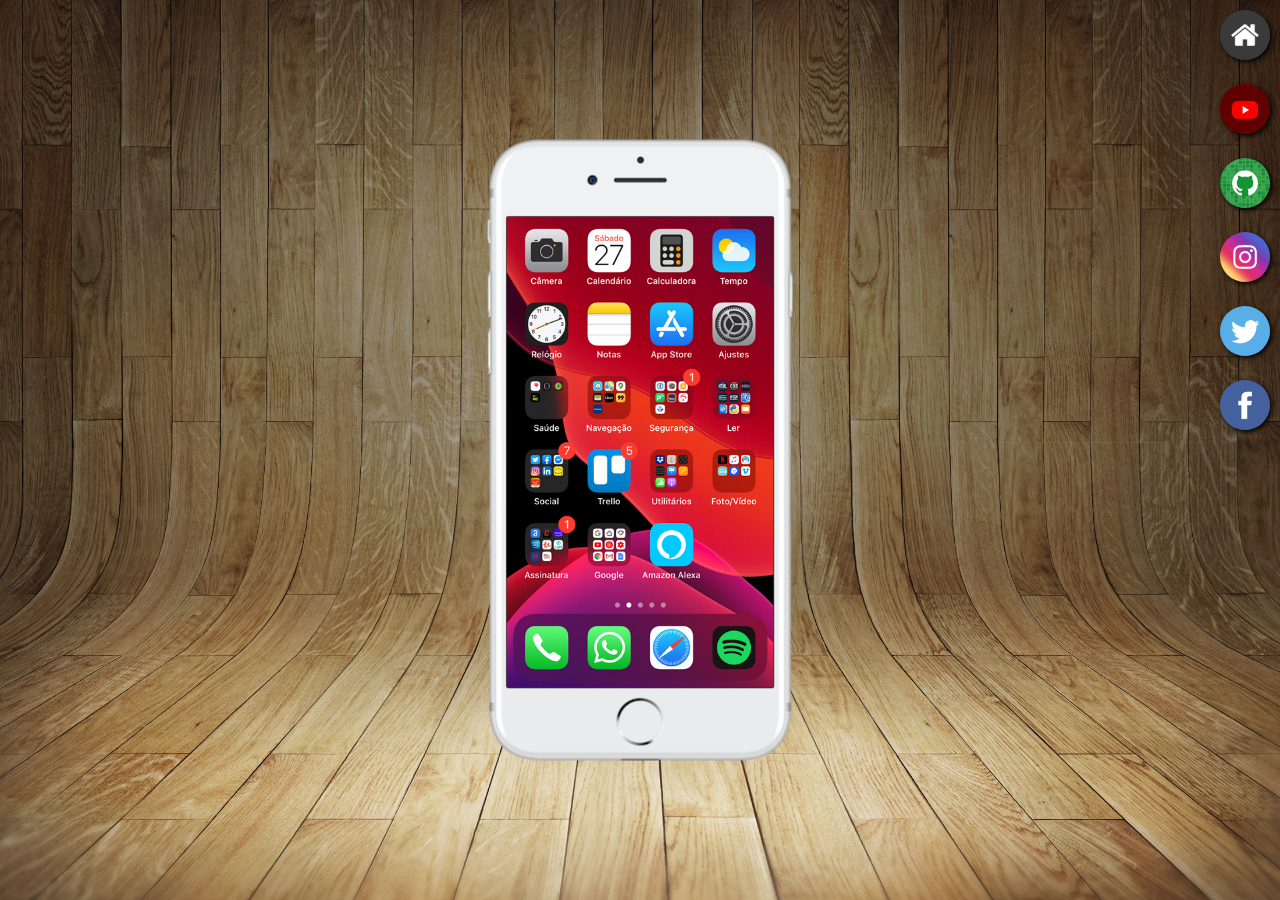
<file: index.html>
<!DOCTYPE html>
<html lang="pt-br">
<head>
    <meta charset="UTF-8">
    <meta http-equiv="X-UA-Compatible" content="IE=edge">
    <meta name="viewport" content="width=device-width, initial-scale=1.0">
    <link rel="shortcut icon" href="fav.ico" type="image/x-icon">
    <link rel="stylesheet" href="estilos/style.css">
    <title>Projeto Redes Sociais</title>
</head>
<body>
    <main>
        <section id="telefone">
            <iframe src="home.html" name="t" id="tela" frameborder="0">
                Seu navegador não é compatível com isso.
            </iframe>
        </section>
        <section id="redes-sociais">
            <a href="home.html" target="t"><img src="imagens/logo-home.jpg" alt=""></a> <br>
            <a href="youtube.html" target="t"><img src="imagens/logo-youtube.jpg" alt=""></a> <br>
            <a href="github.html" target="t"><img src="imagens/logo-github.jpg" alt=""></a> <br>
            <a href="instagram.html" target="t"><img src="imagens/logo-instagram.jpg" alt=""></a> <br>
            <a href="twitter.html" target="t"><img src="imagens/logo-twitter.jpg" alt=""></a> <br>
            <a href="facebook.html" target="t"><img src="imagens/logo-facebook.jpg" alt=""></a> <br>
        </section>
    </main>
</body>
</html>
</file>
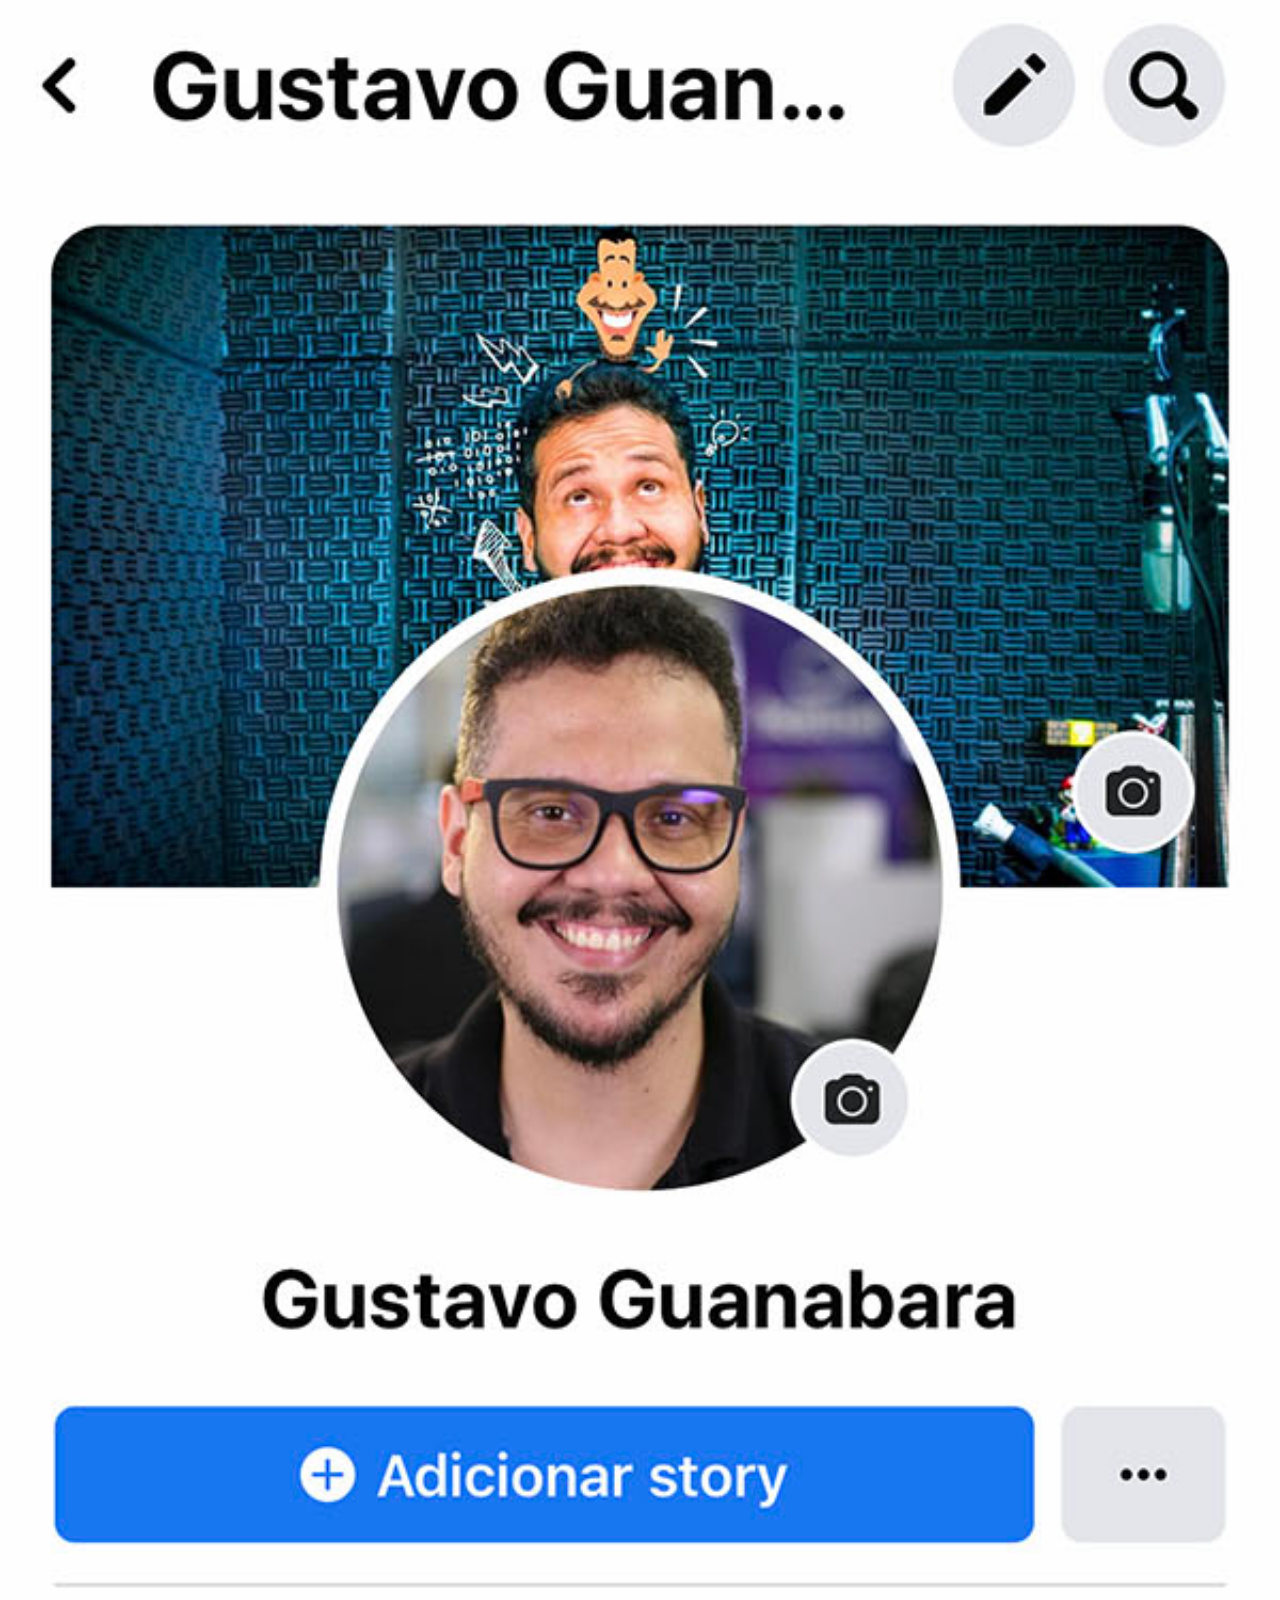
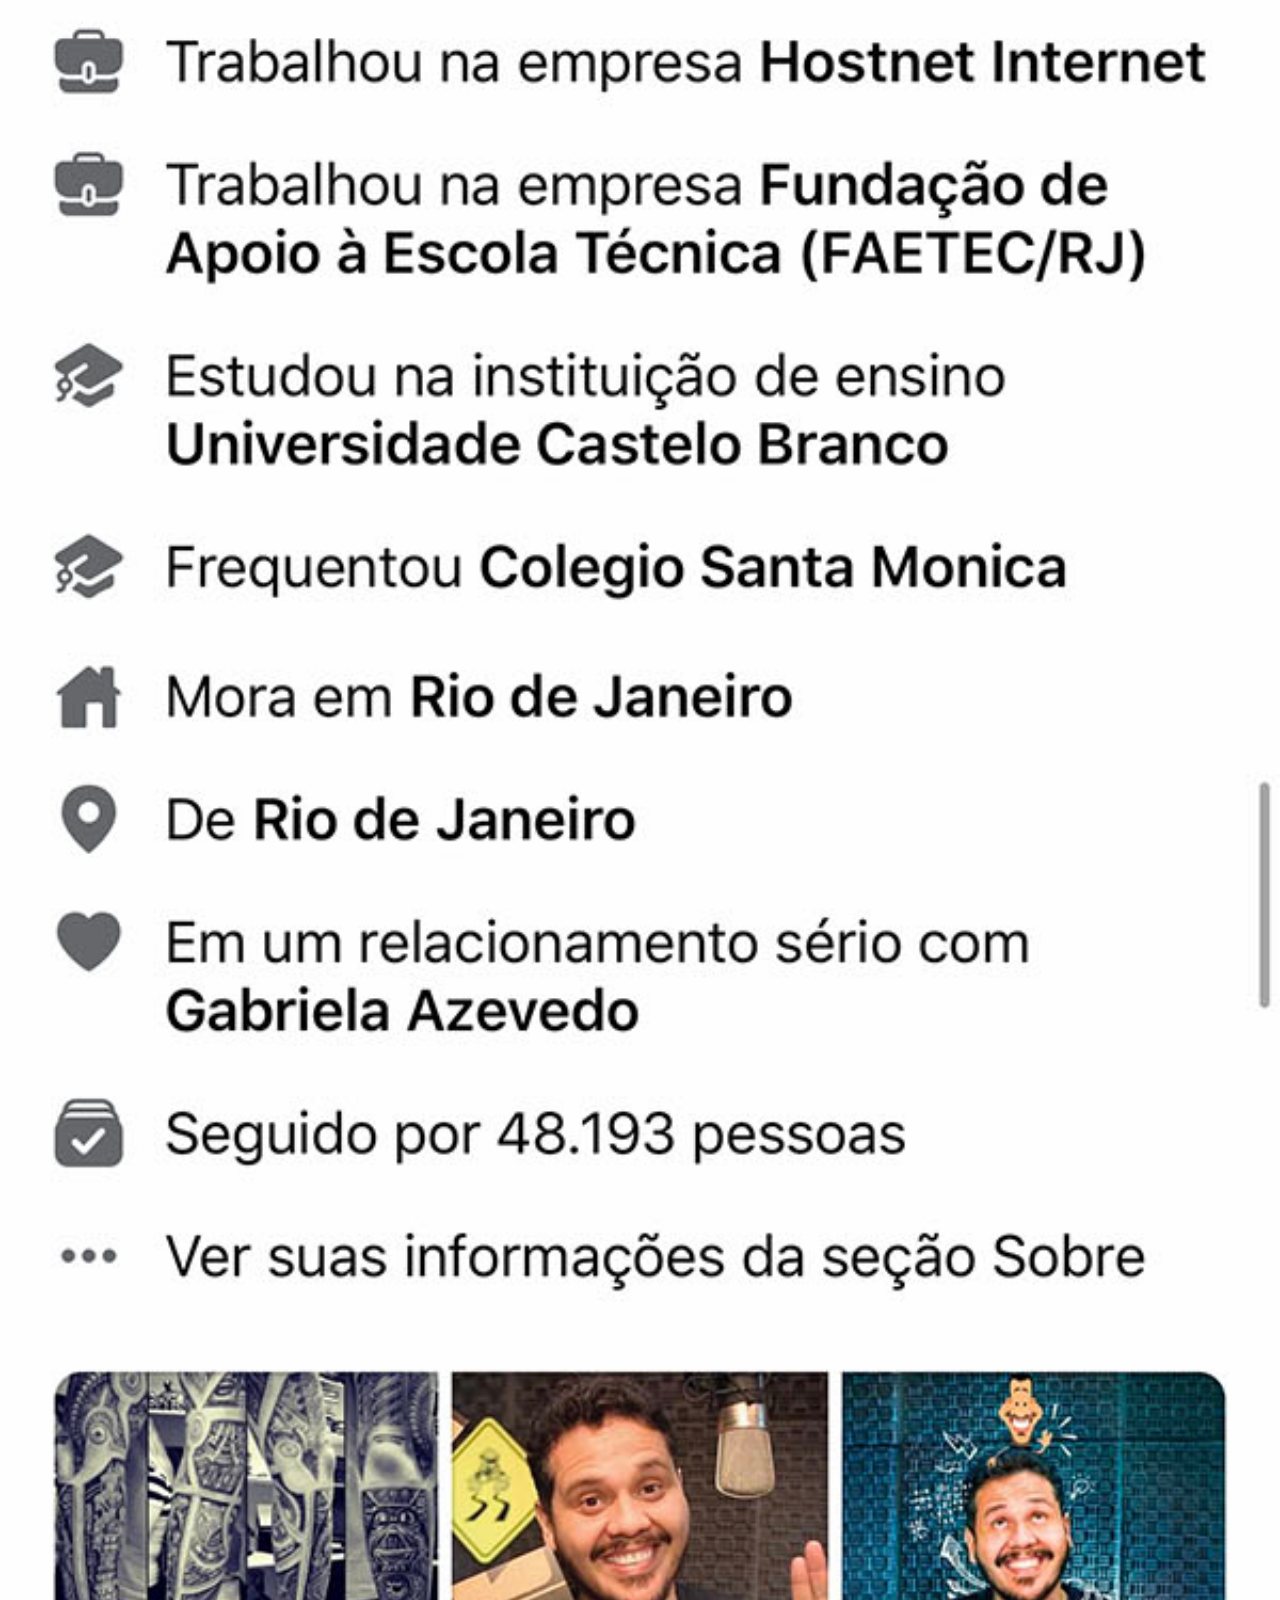
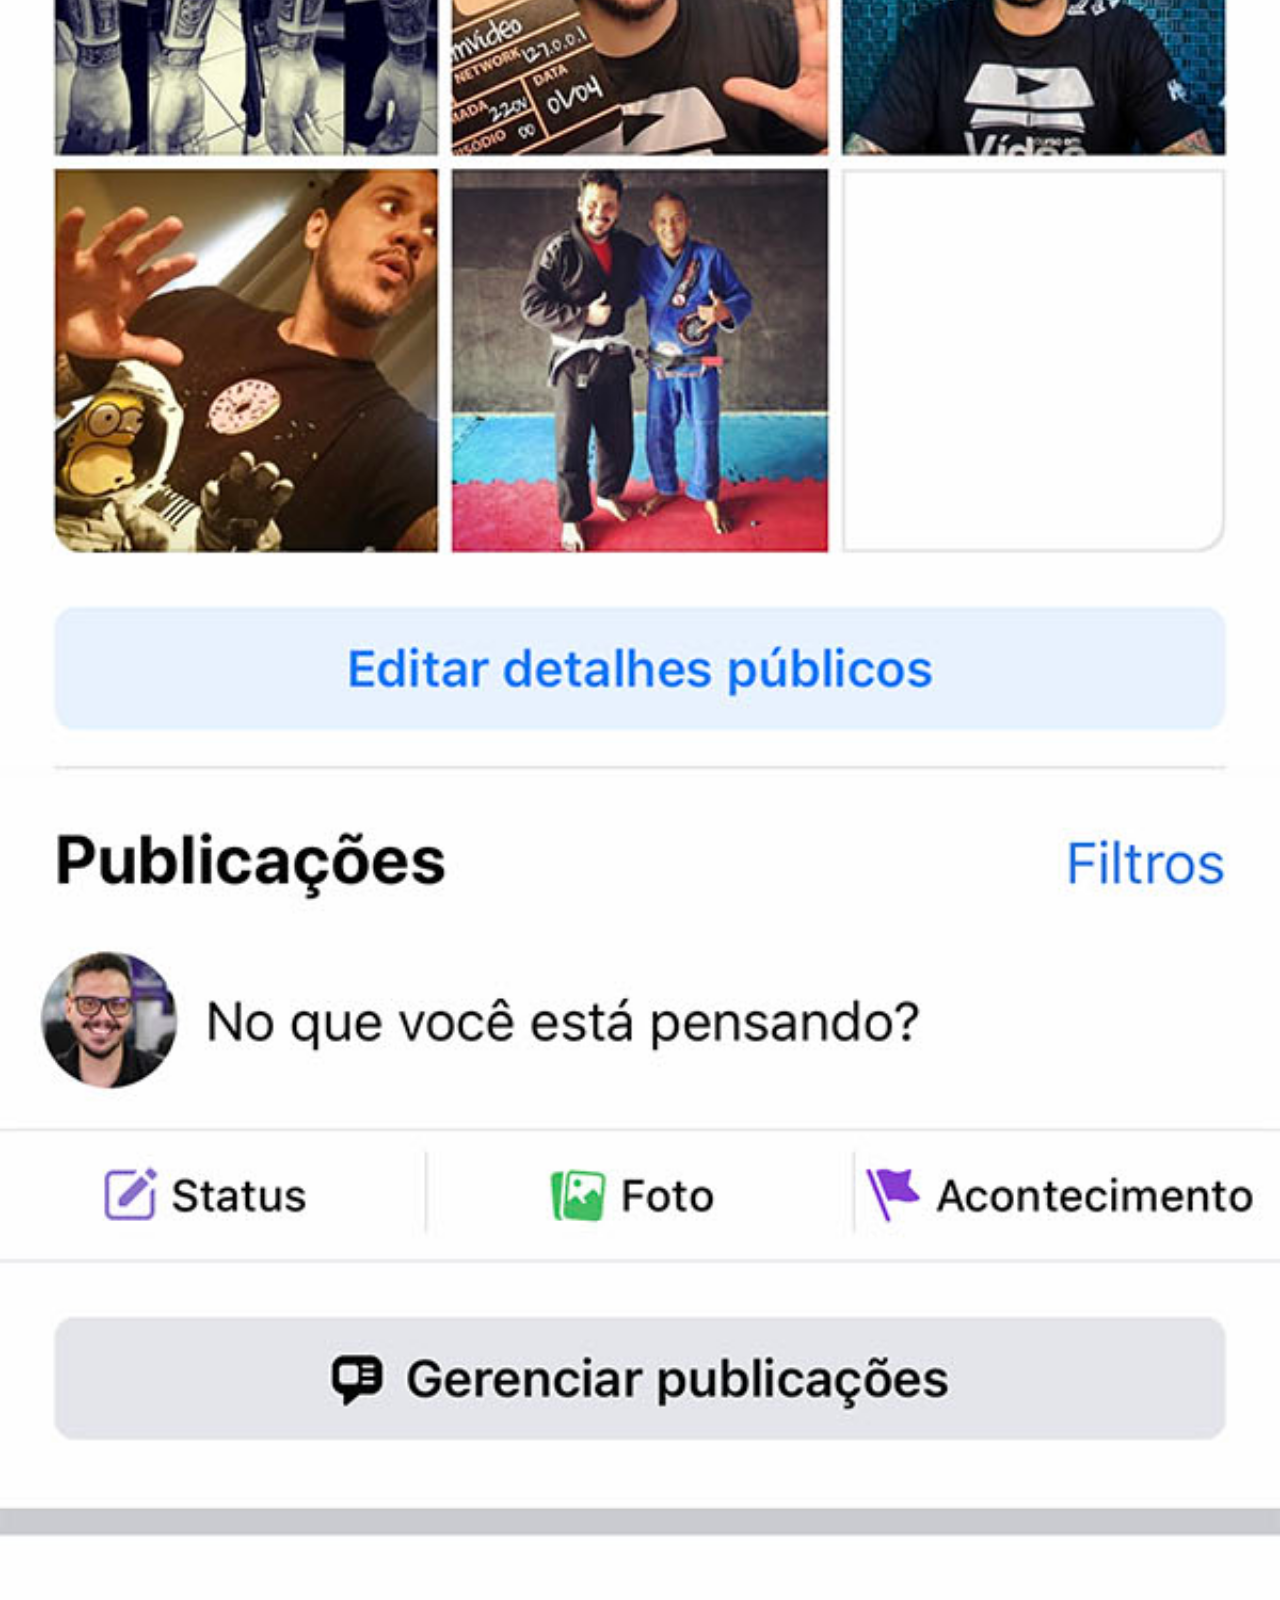
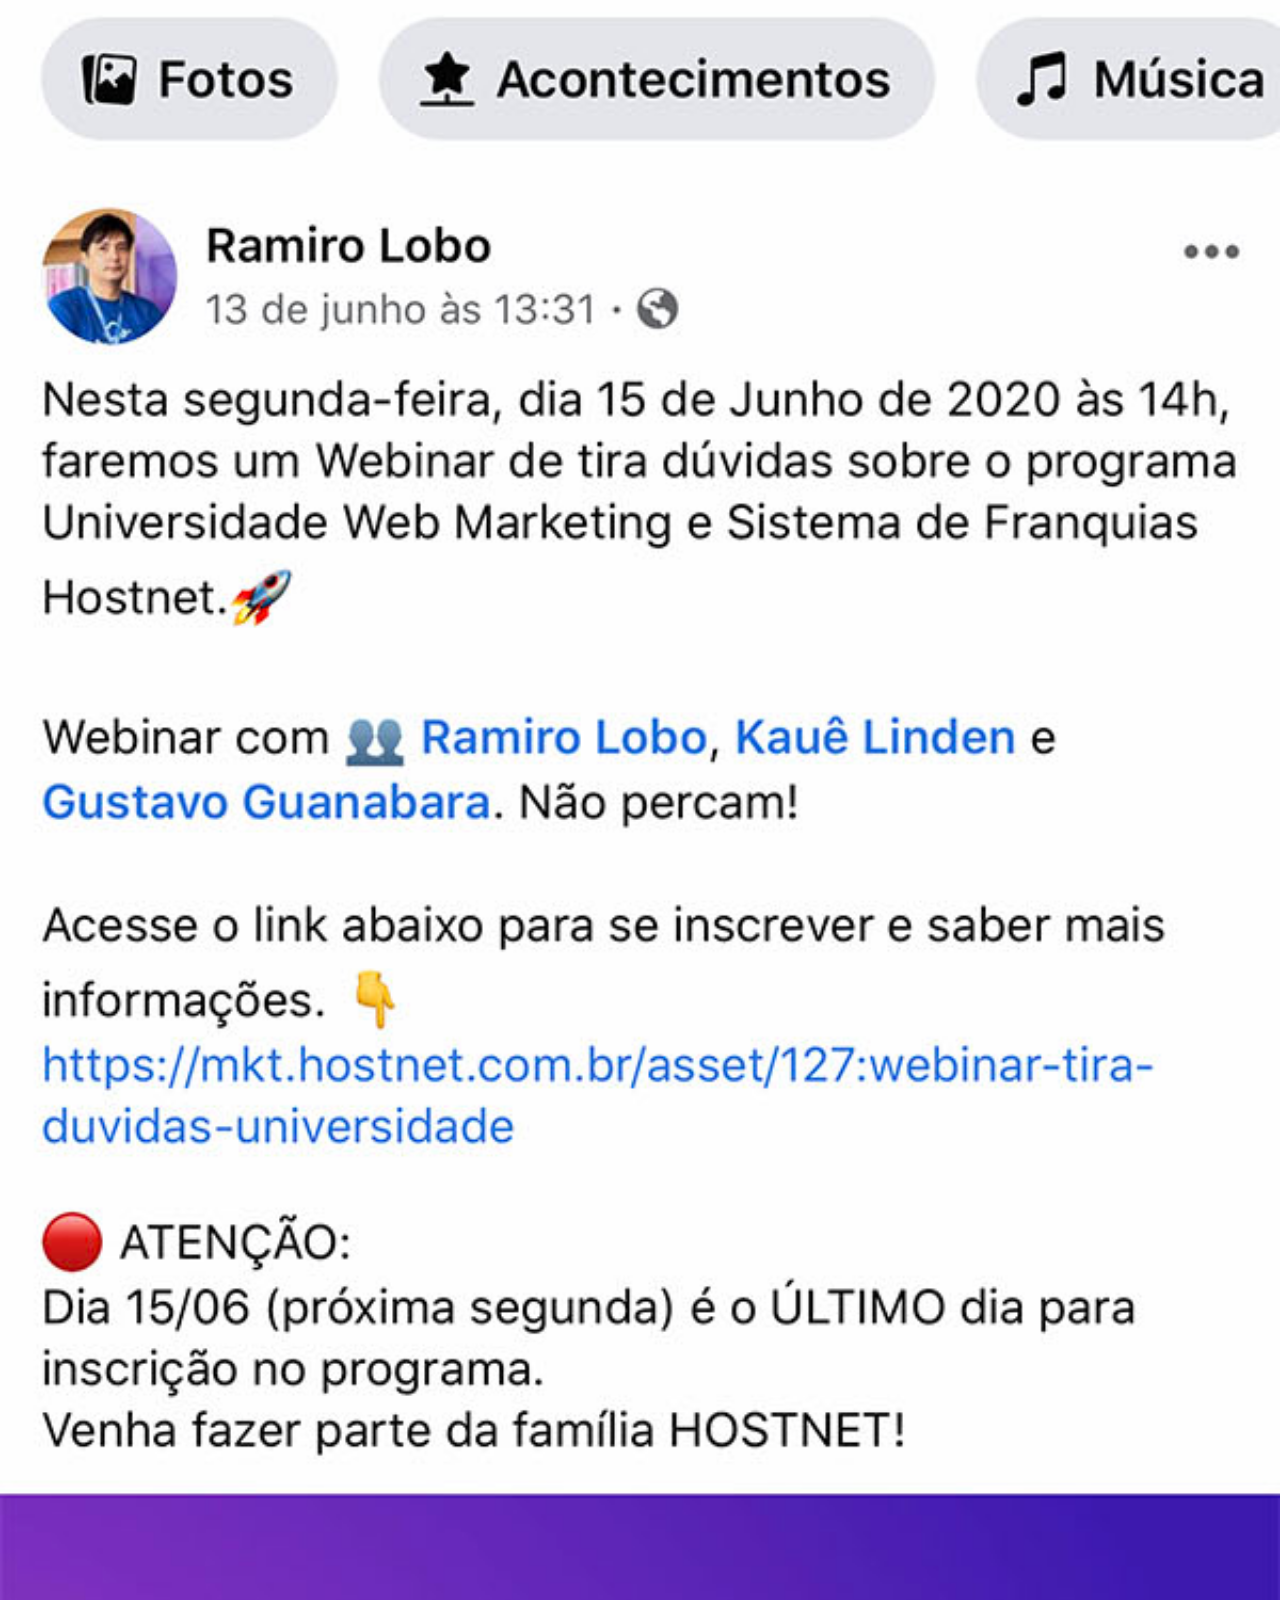
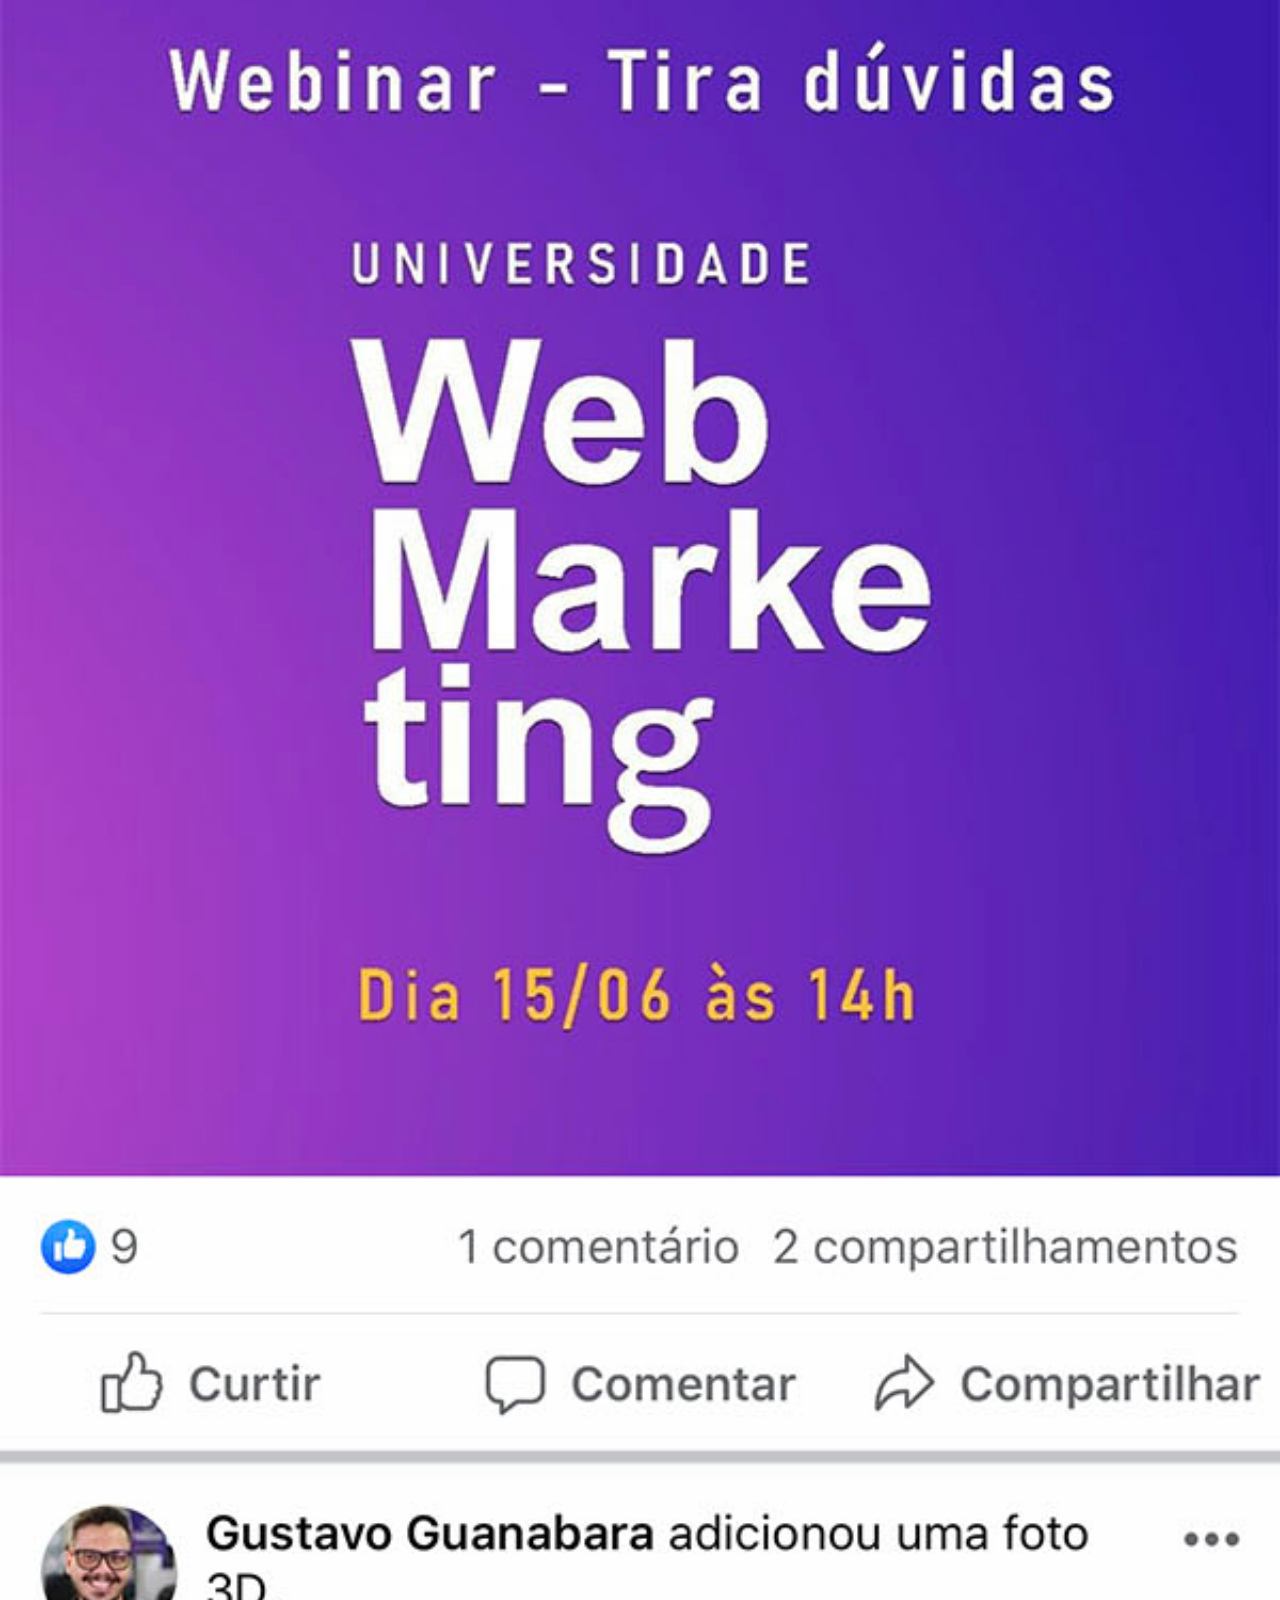
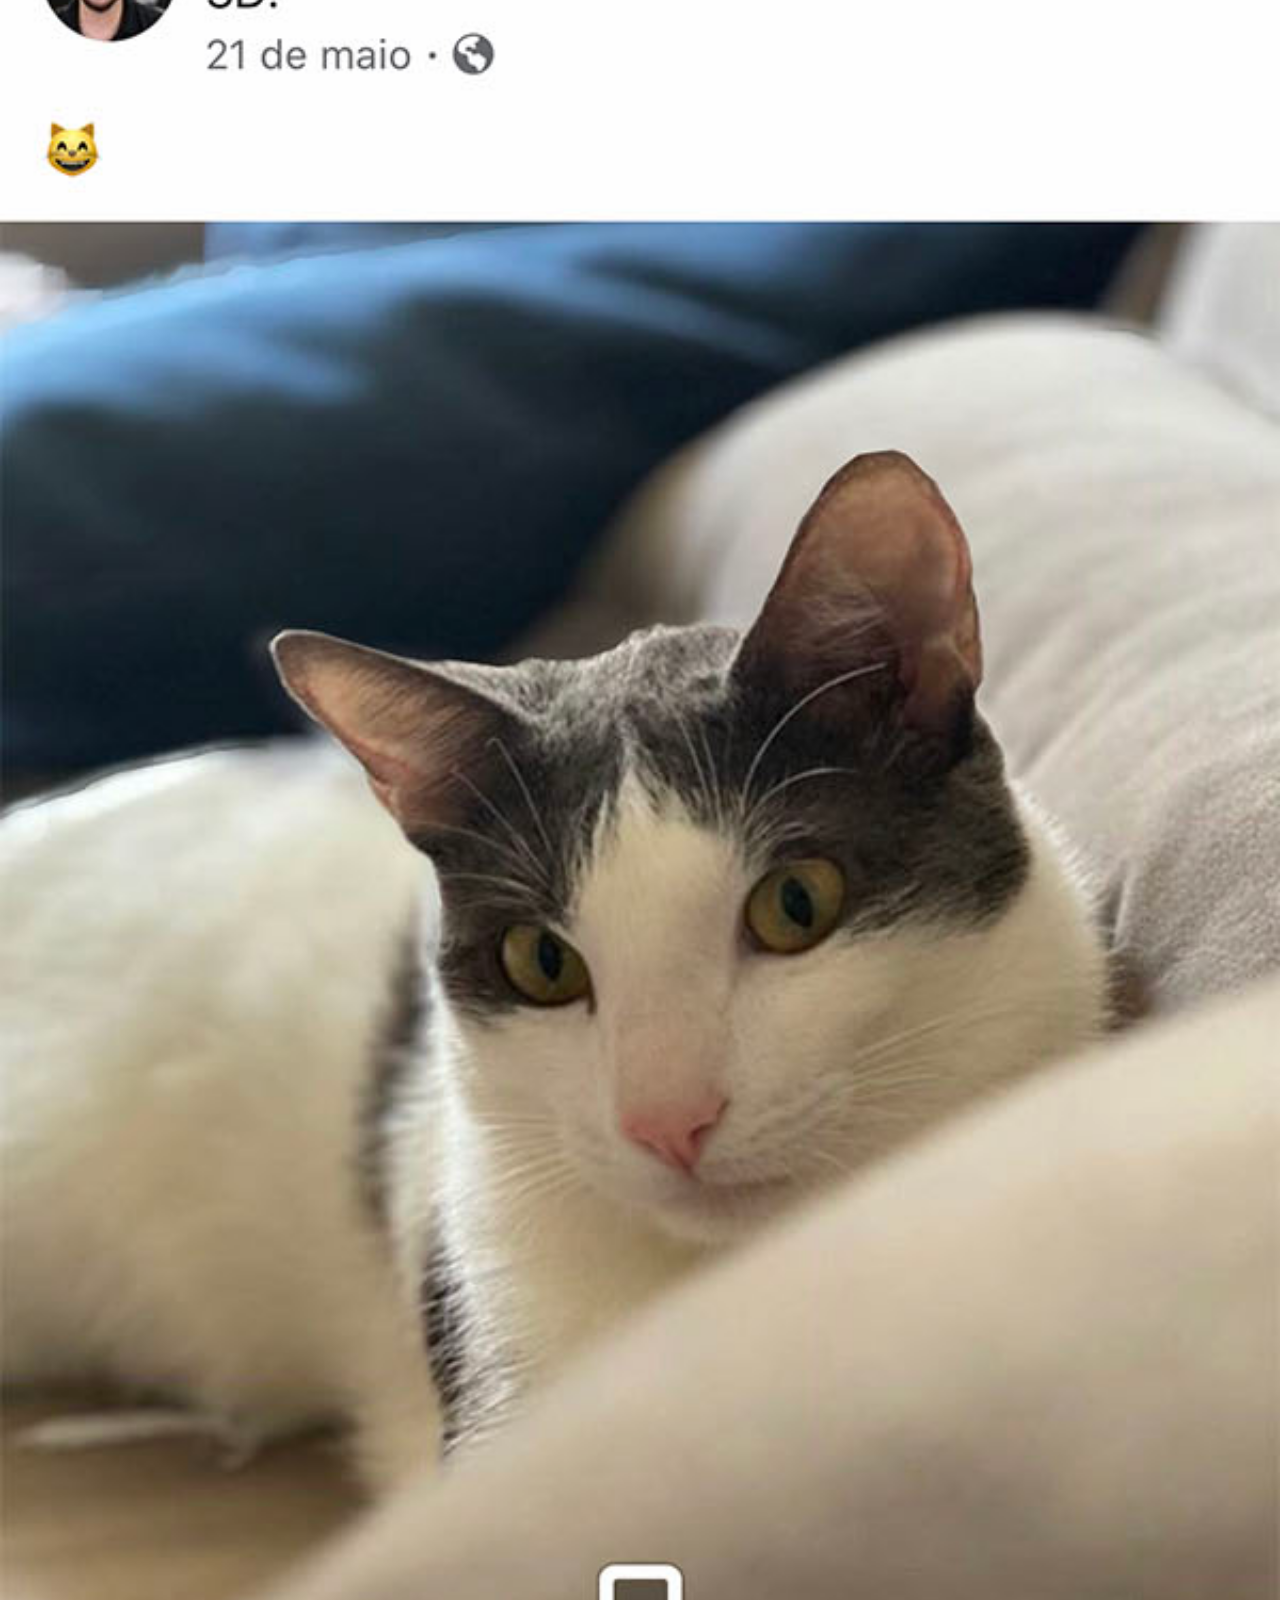
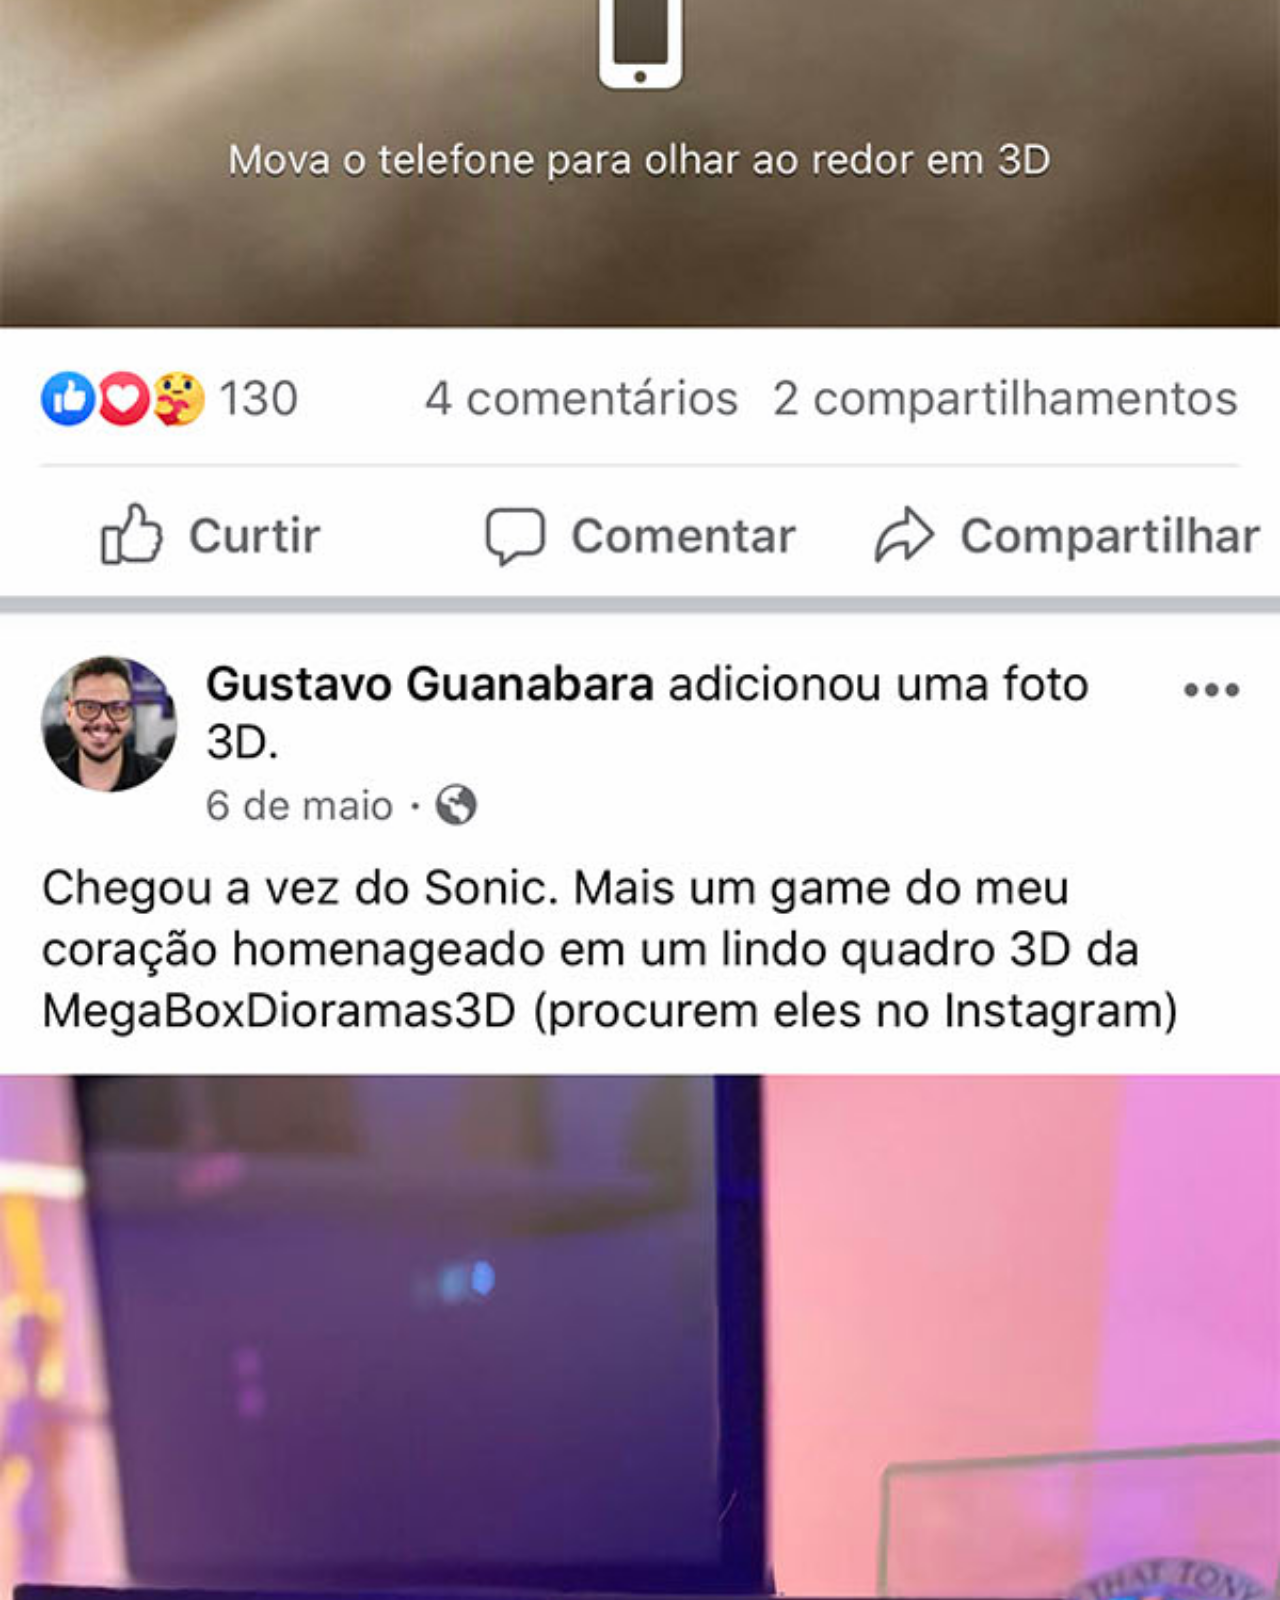
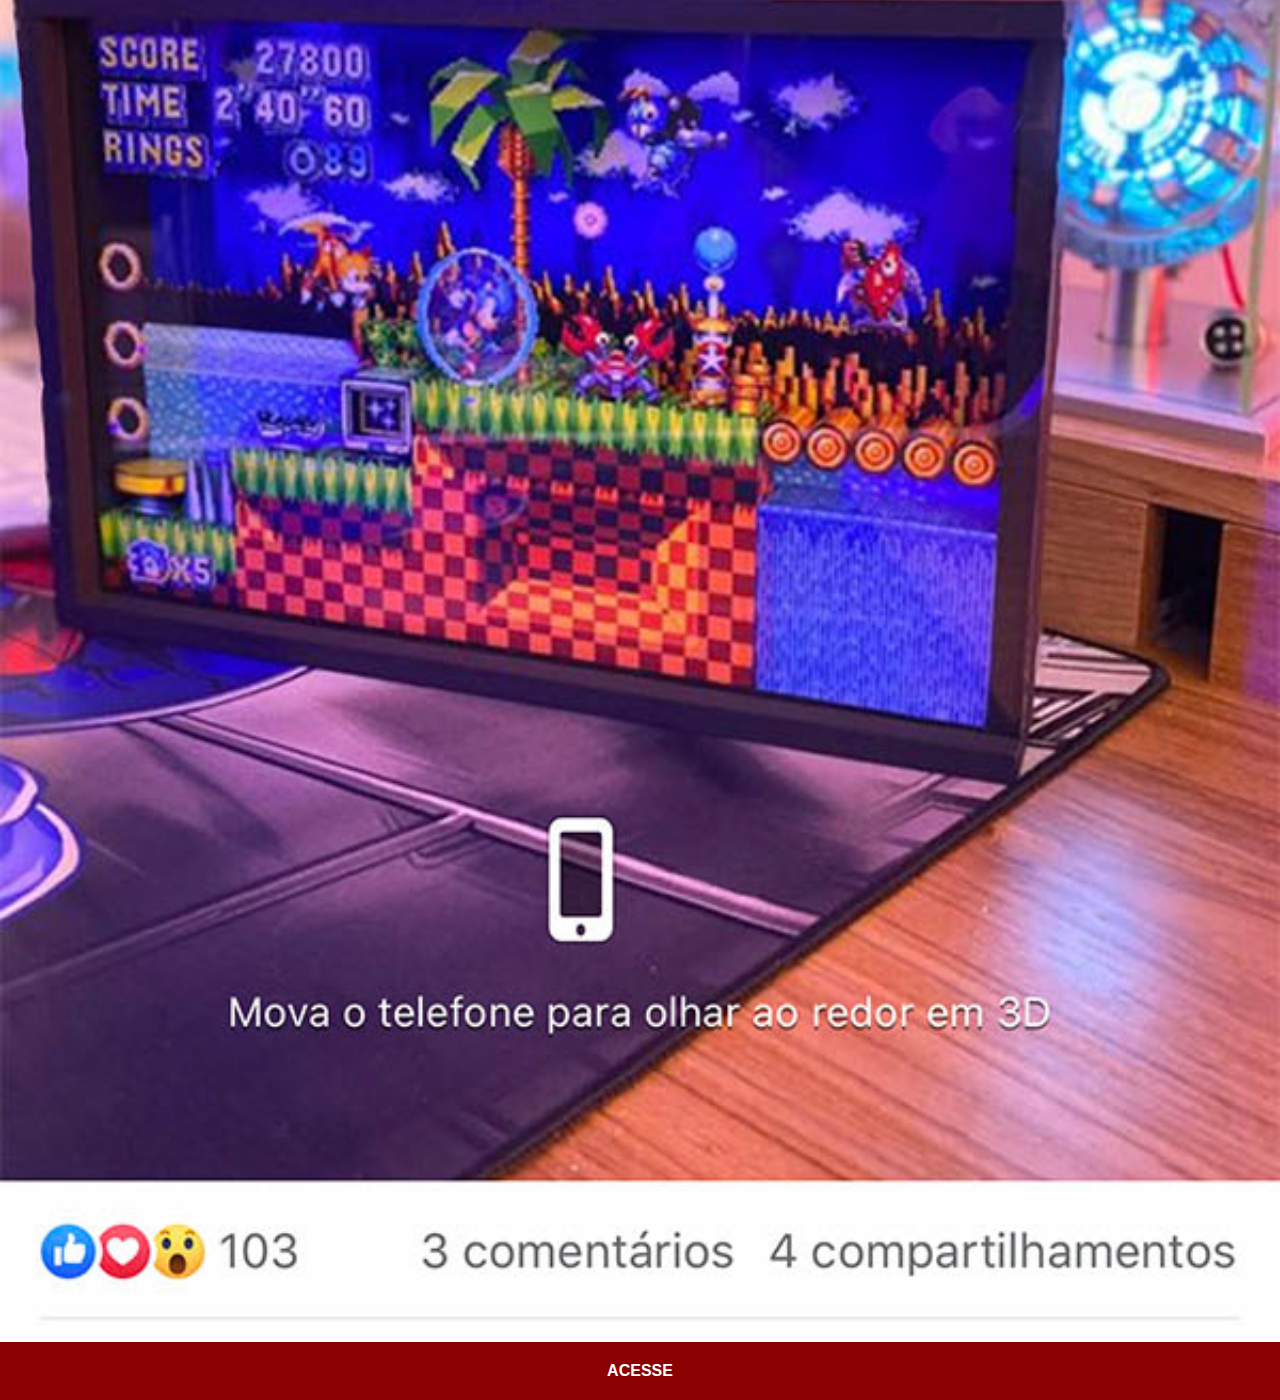
<file: facebook.html>
<!DOCTYPE html>
<html lang="pt-br">
<head>
    <meta charset="UTF-8">
    <meta http-equiv="X-UA-Compatible" content="IE=edge">
    <meta name="viewport" content="width=device-width, initial-scale=1.0">
    <title>Facebook</title>
    <link rel="stylesheet" href="estilos/social.css">
</head>
<body>
    <img src="imagens/tela-facebook.jpg" alt="Facebook">
    <a href="https://www.facebook.com/gustavoguanabara/?locale=pt_BR" target="_blank">ACESSE</a>    
</body>
</html>
</file>
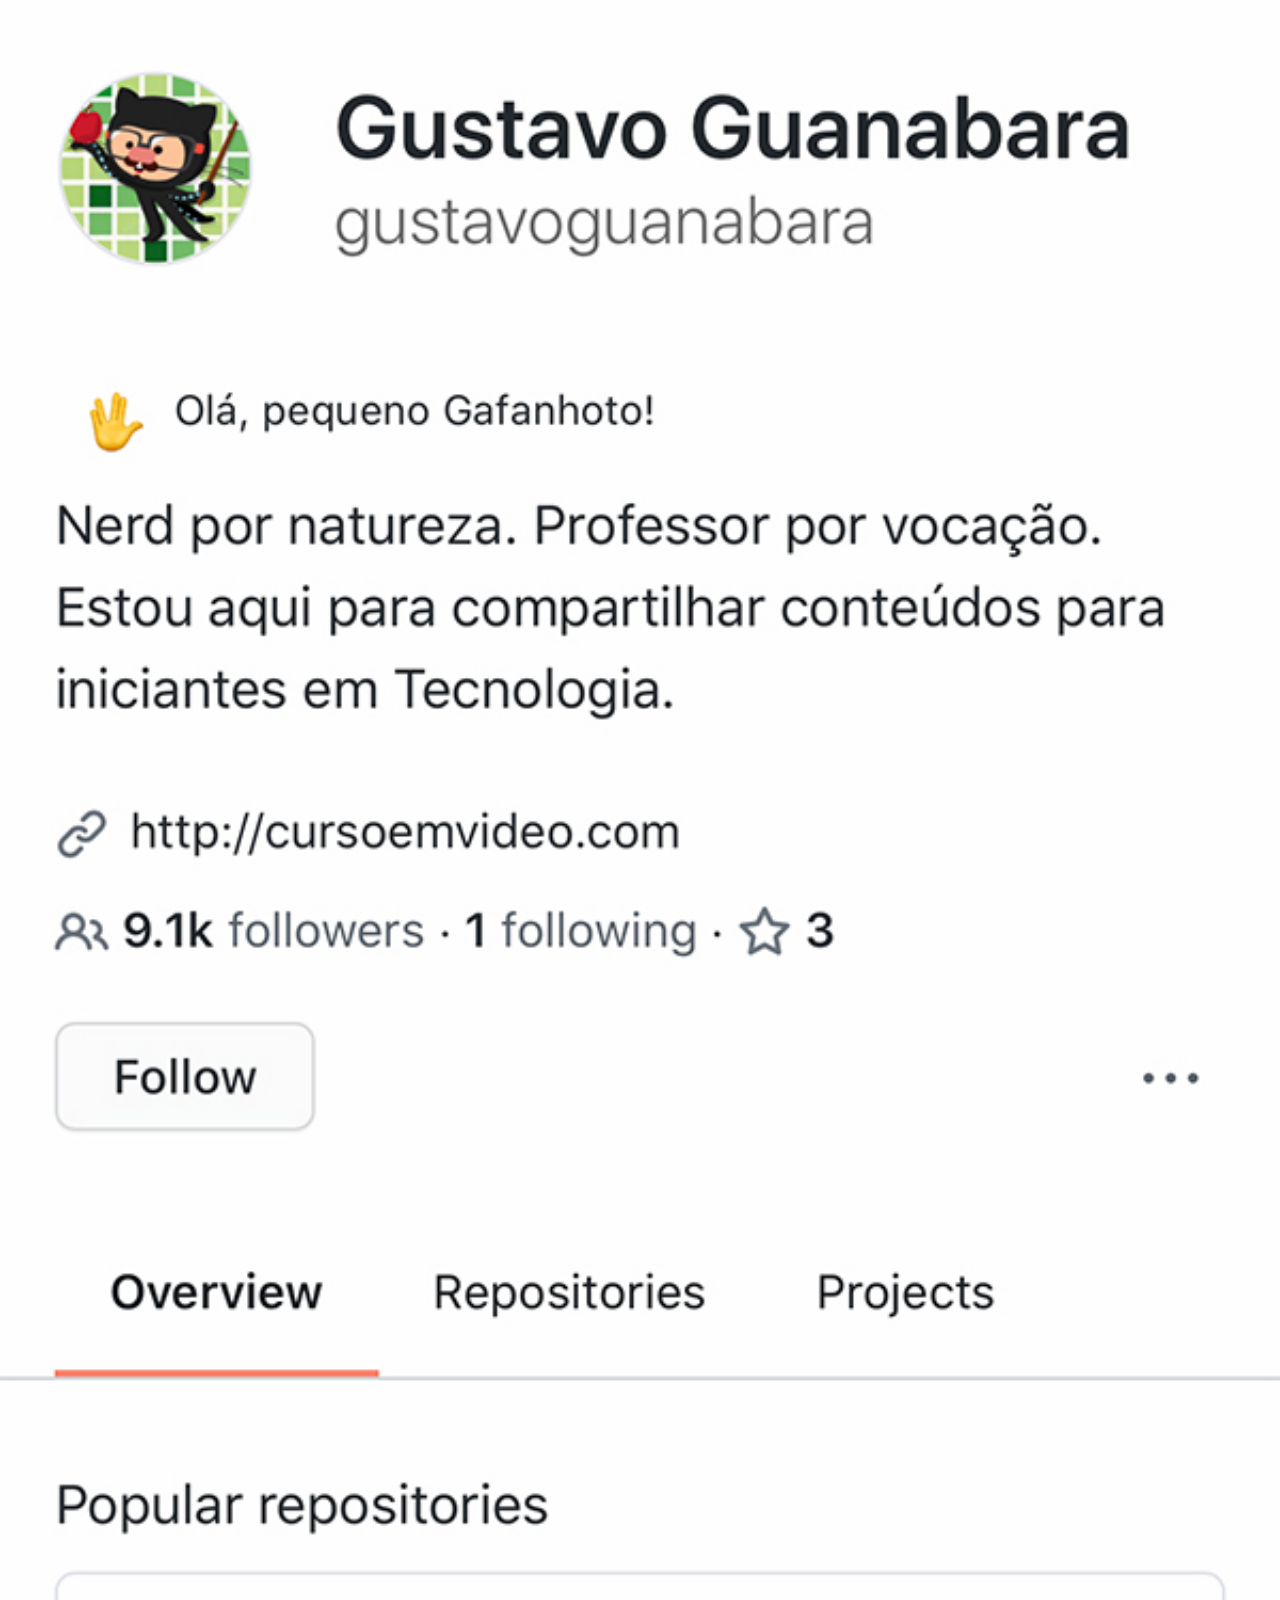
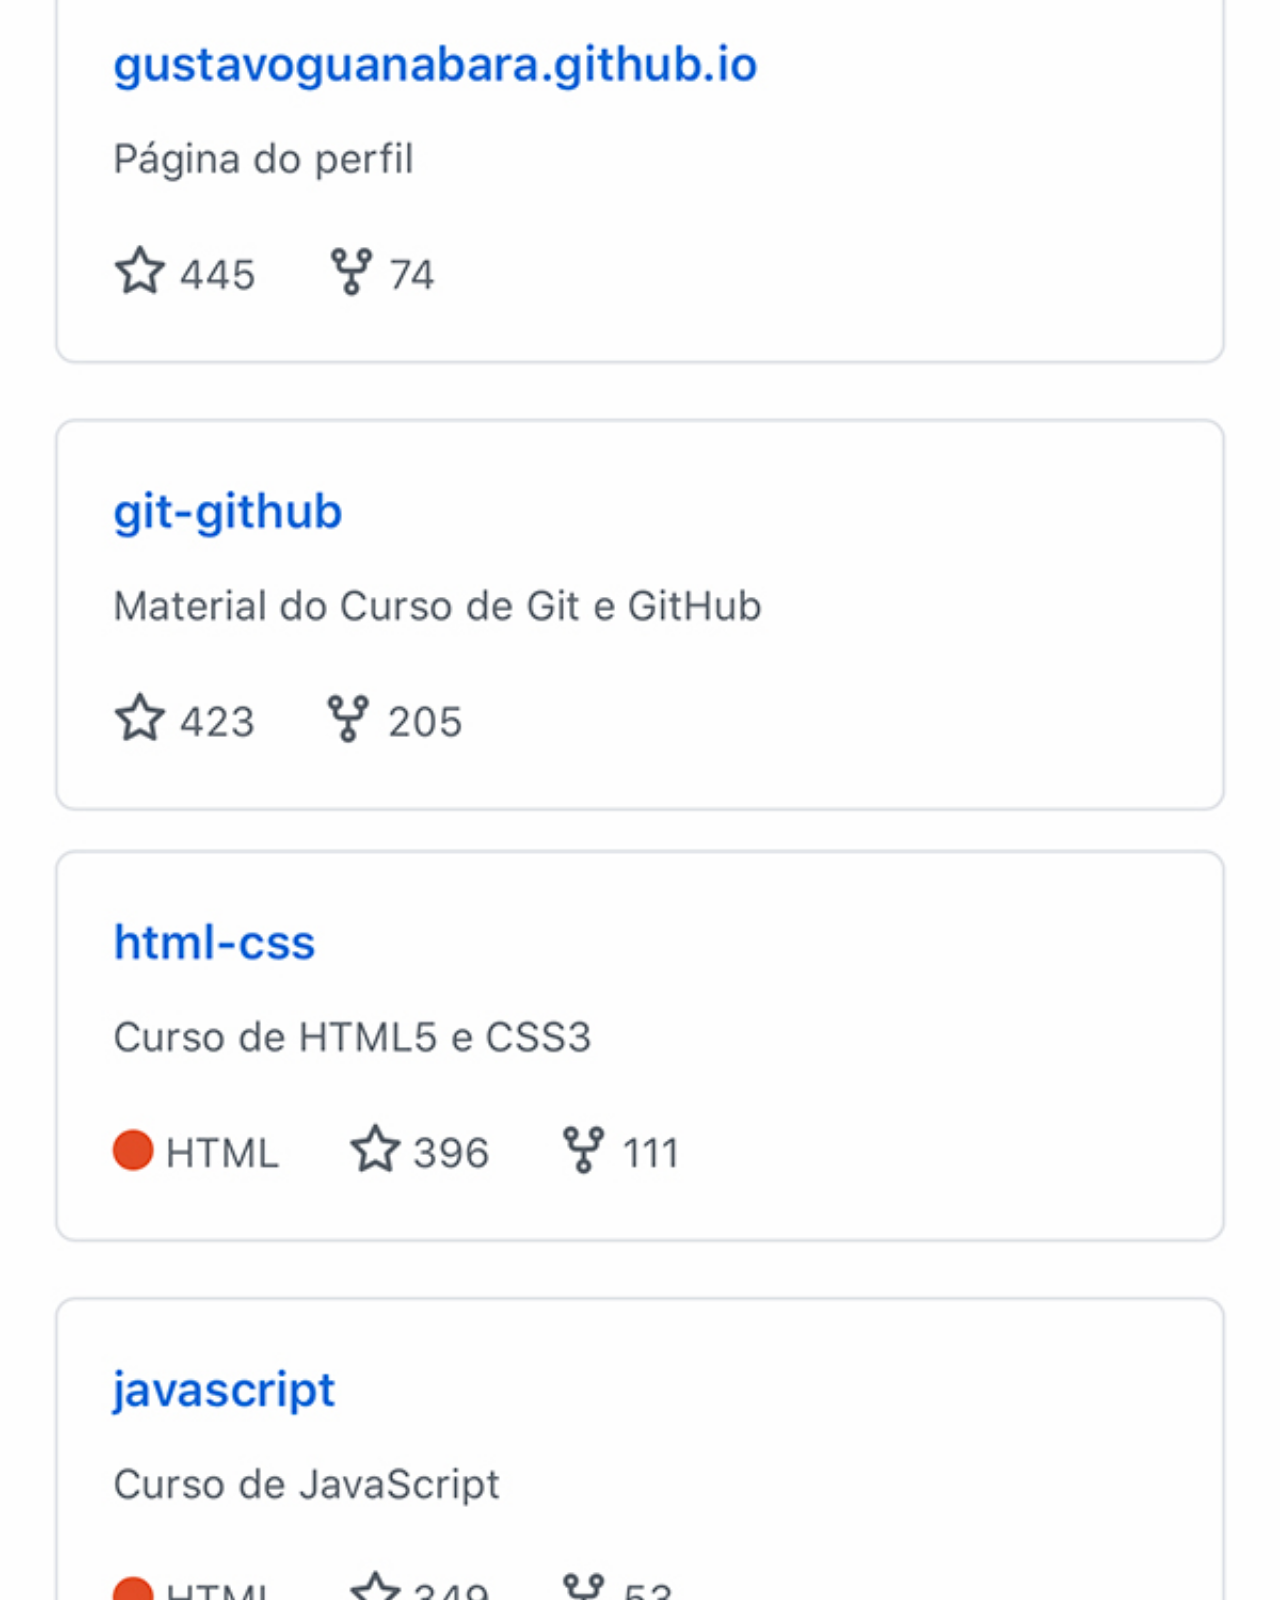
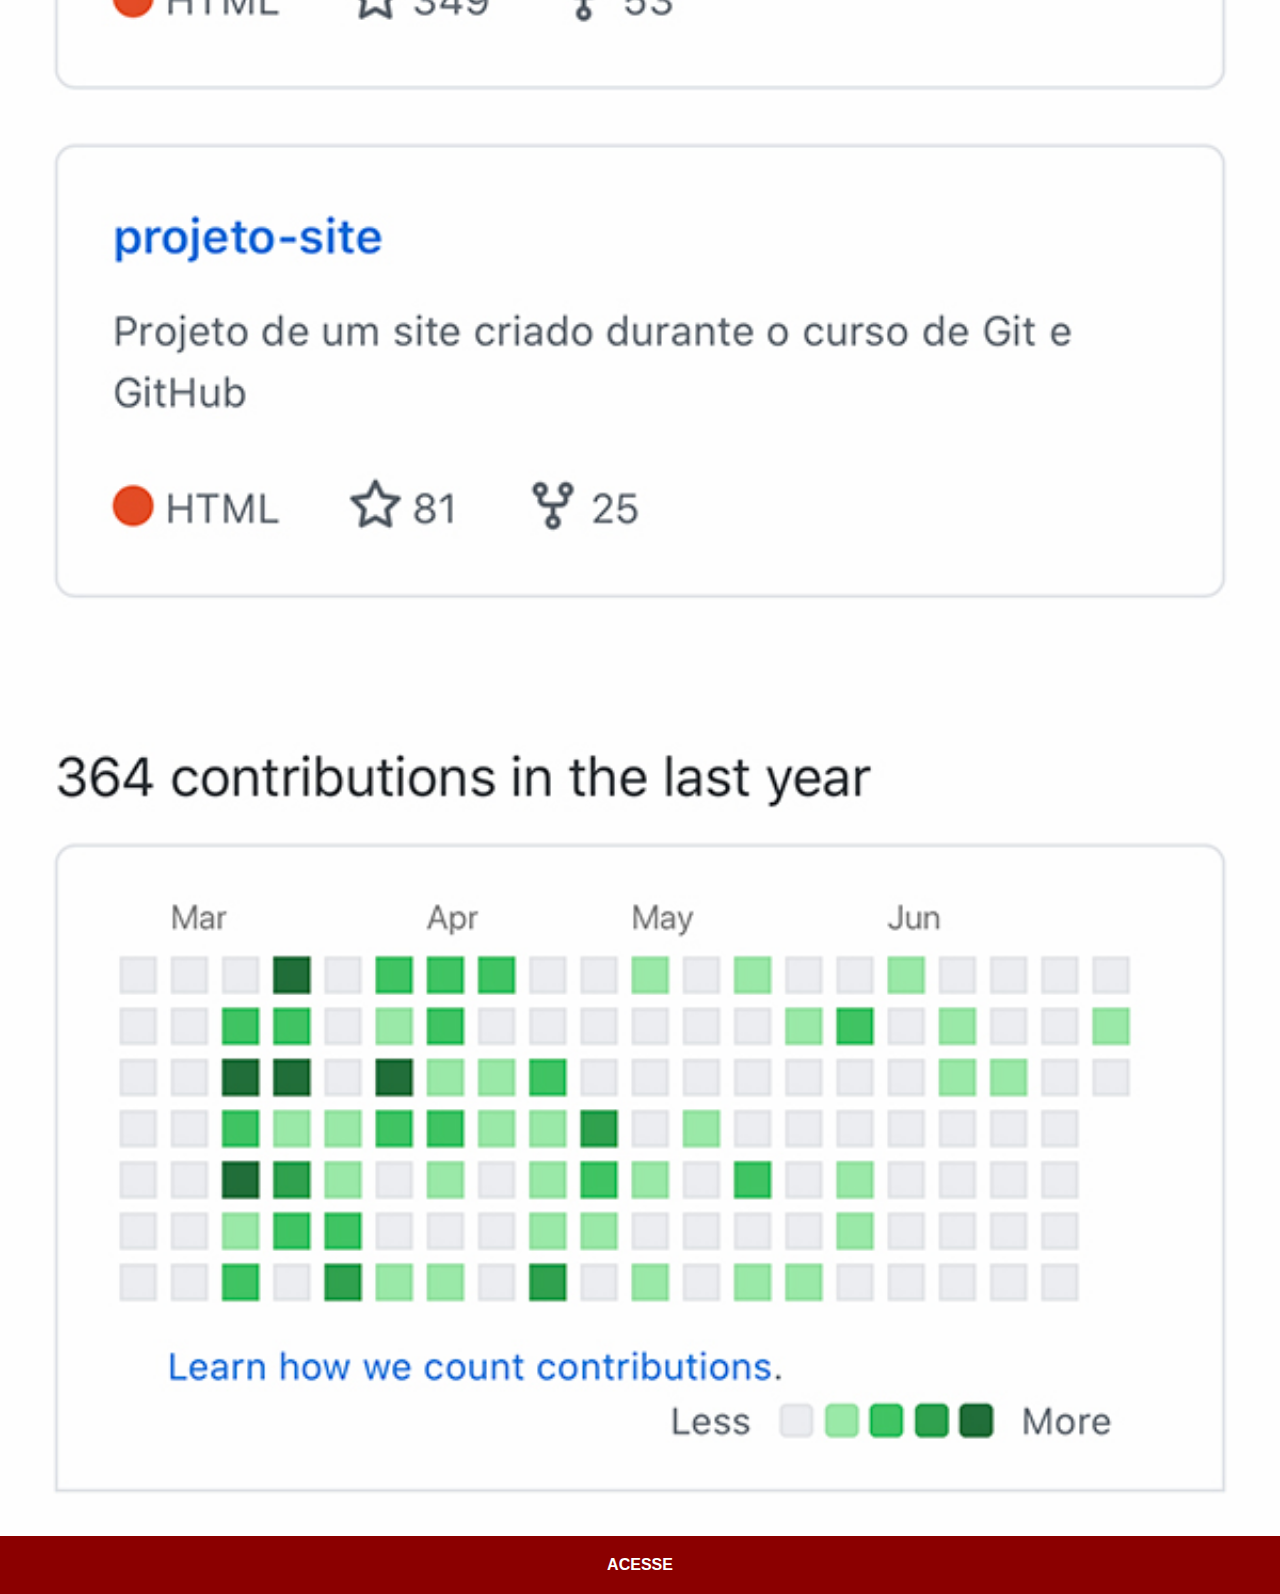
<file: github.html>
<!DOCTYPE html>
<html lang="pt-br">
<head>
    <meta charset="UTF-8">
    <meta http-equiv="X-UA-Compatible" content="IE=edge">
    <meta name="viewport" content="width=device-width, initial-scale=1.0">
    <title>GitHub</title>
    <link rel="stylesheet" href="estilos/social.css">
</head>
<body>
    <img src="imagens/tela-github.jpg" alt="GitHub">
    <a href="https://github.com/gustavoguanabara/" target="_blank">ACESSE</a>    
</body>
</html>
</file>
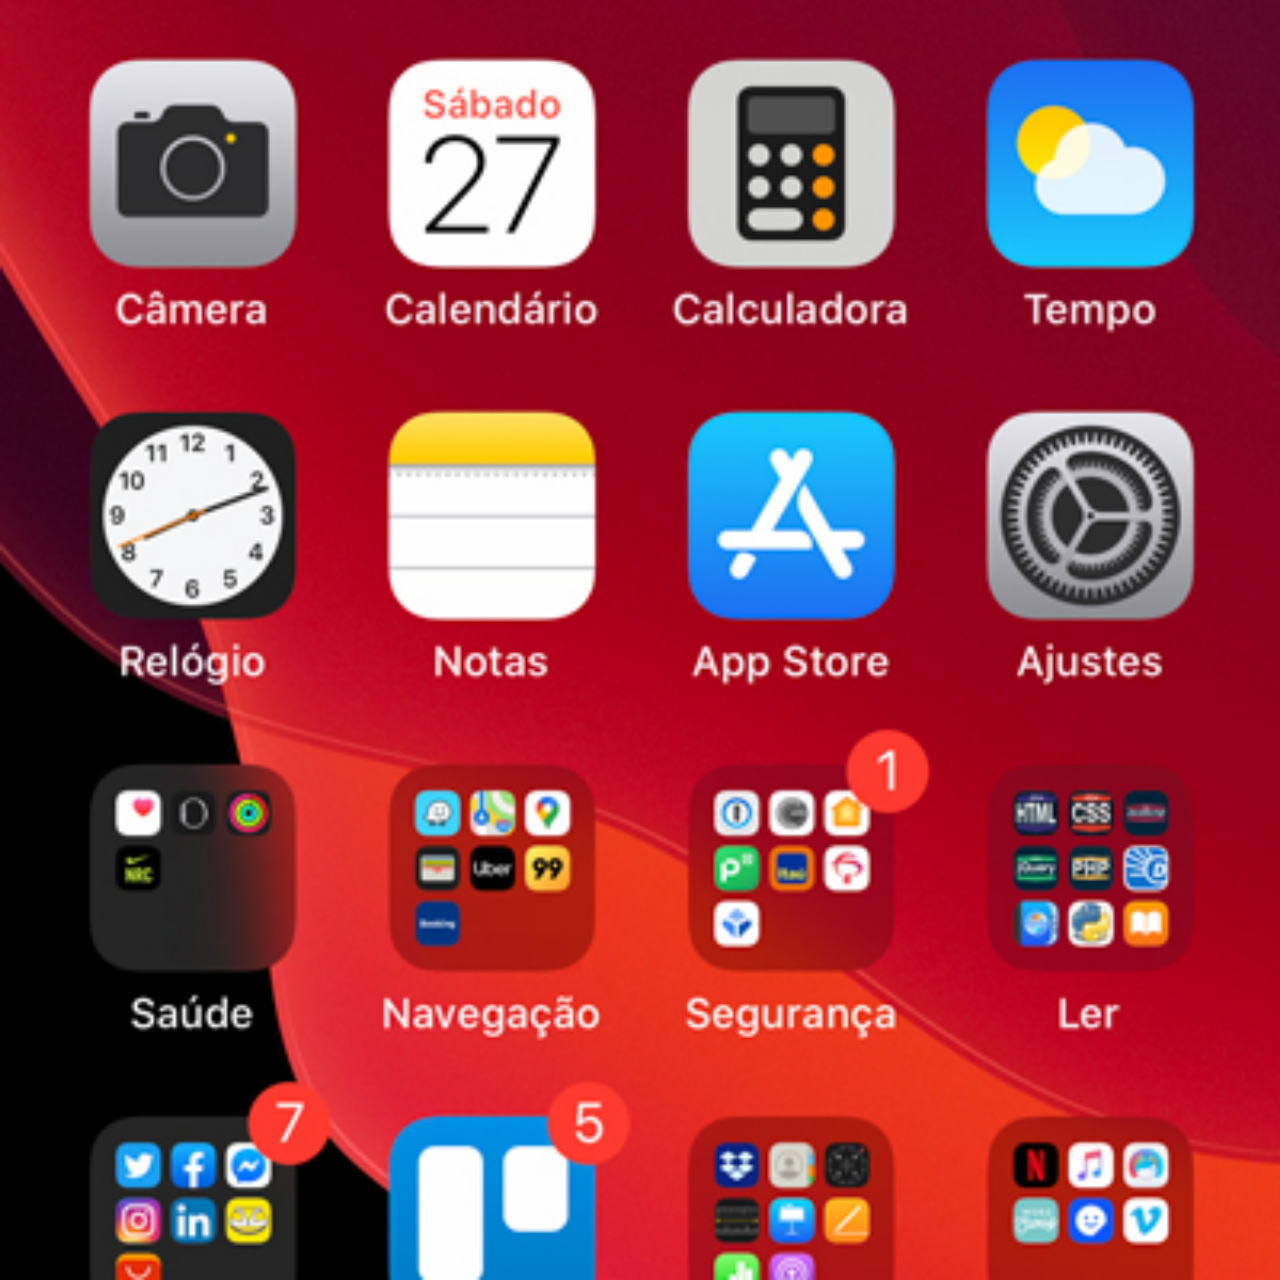
<file: home.html>
<!DOCTYPE html>
<html lang="pt-br">
<head>
    <meta charset="UTF-8">
    <meta http-equiv="X-UA-Compatible" content="IE=edge">
    <meta name="viewport" content="width=device-width, initial-scale=1.0">
    <title>Home</title>
</head>
<style>
    *{
        margin: 0px;
        padding: 0px;
    }

    body{
        width: 100vw;
        height: 100vw;
        background: black url('imagens/tela-home.jpg') no-repeat top center;
        background-size: cover;
    }
</style>
<body>
    
</body>
</html>
</file>
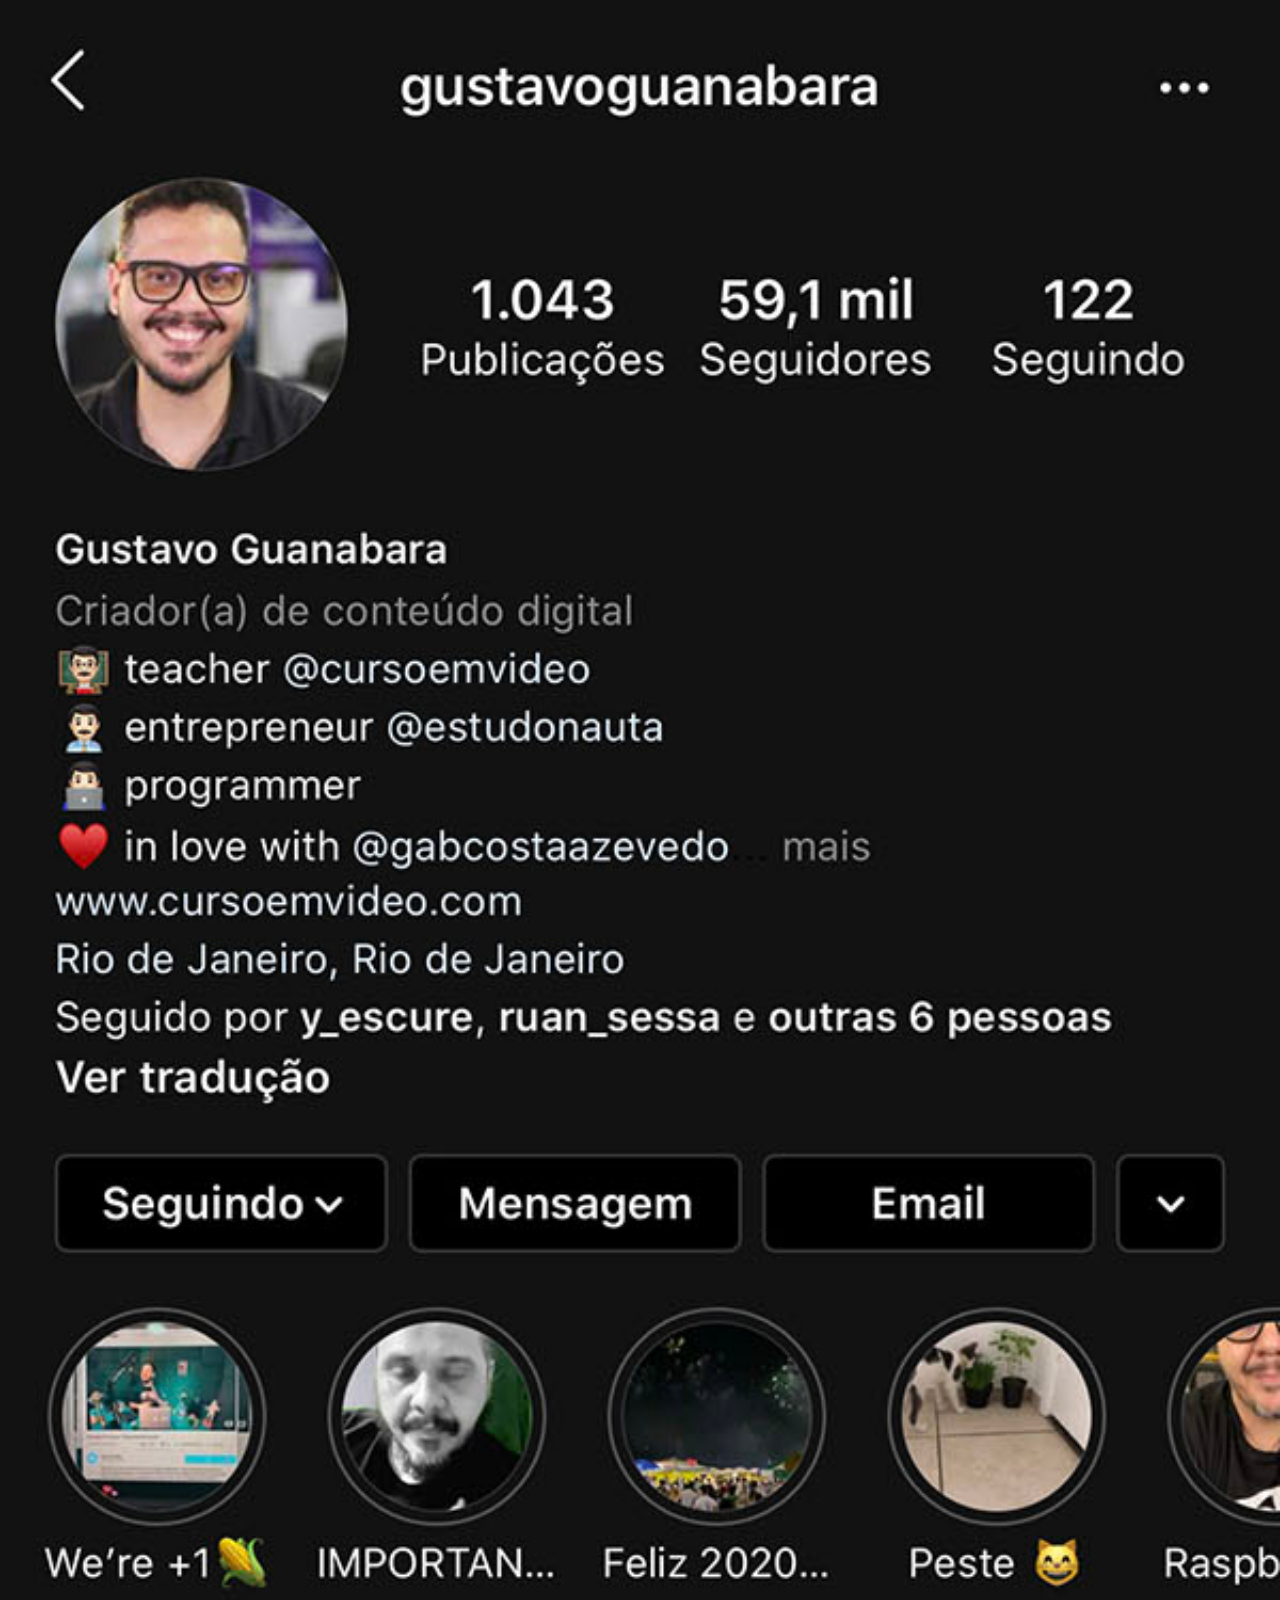
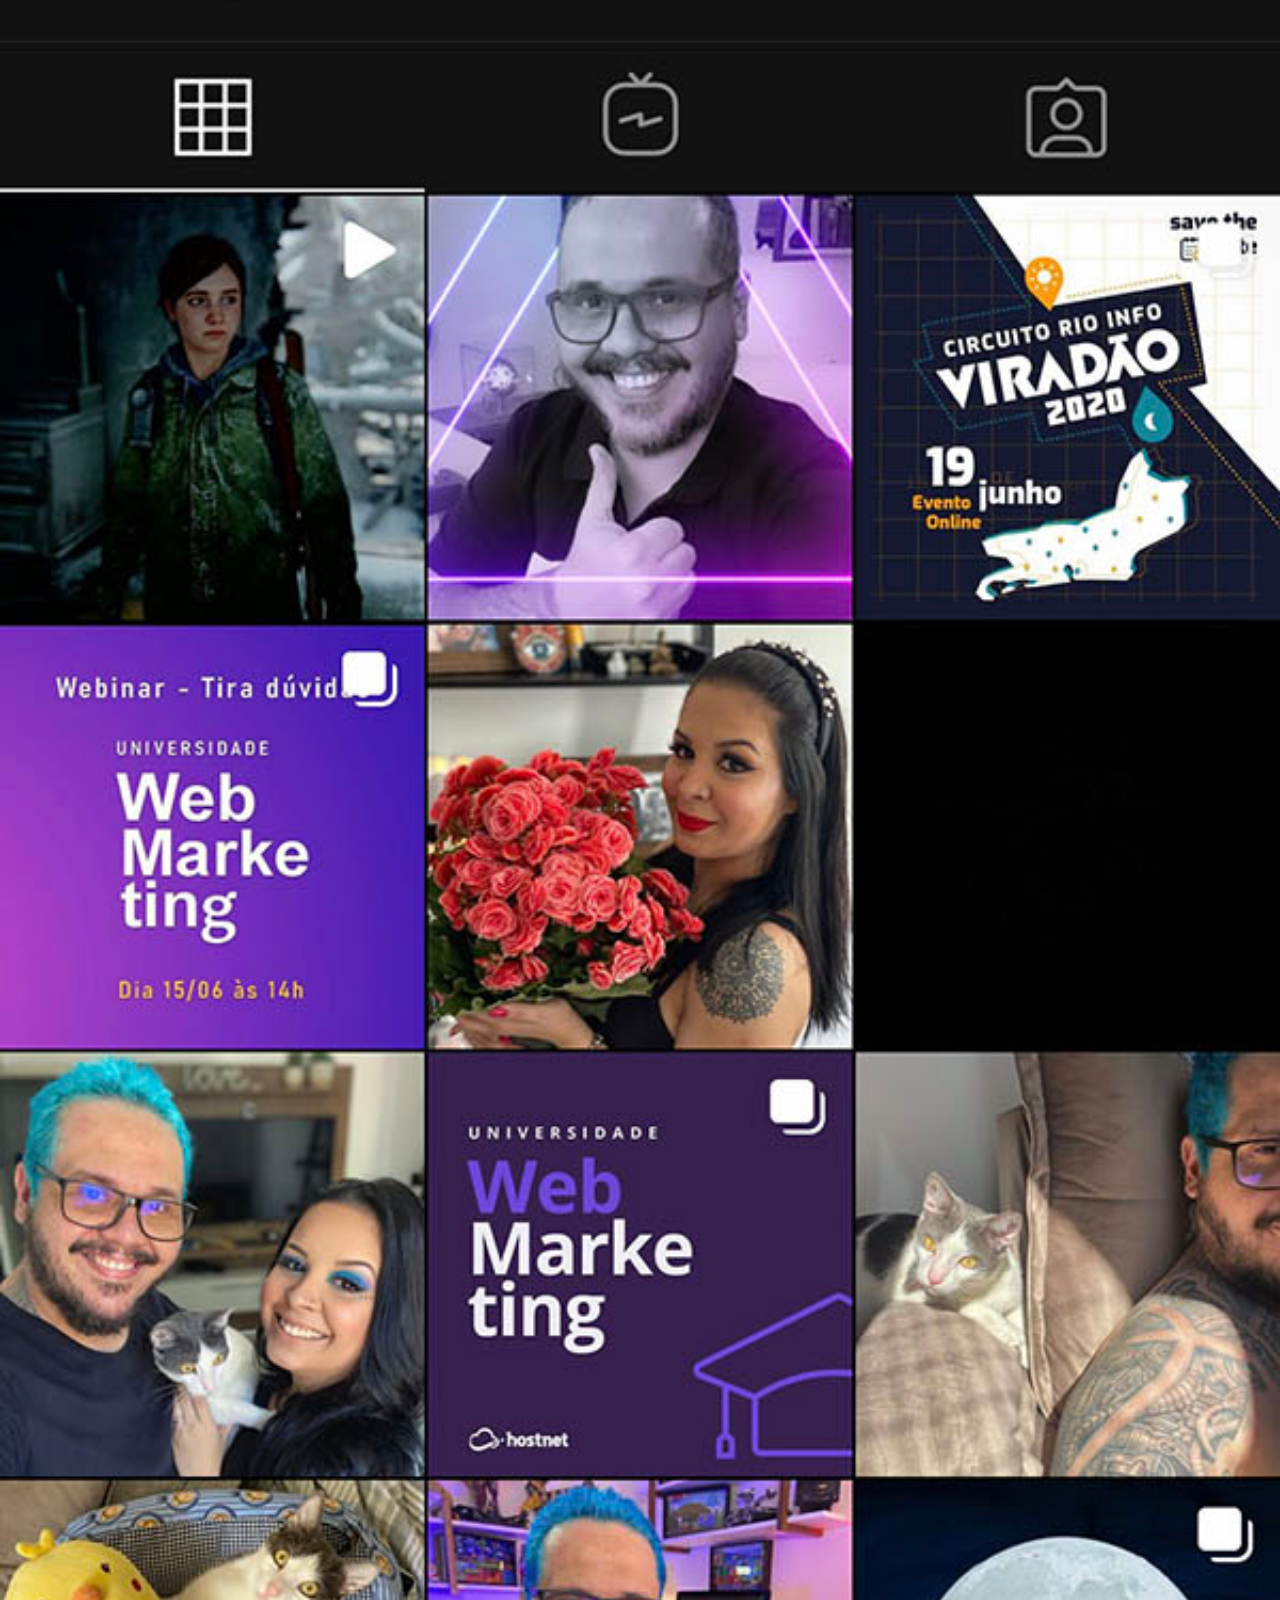
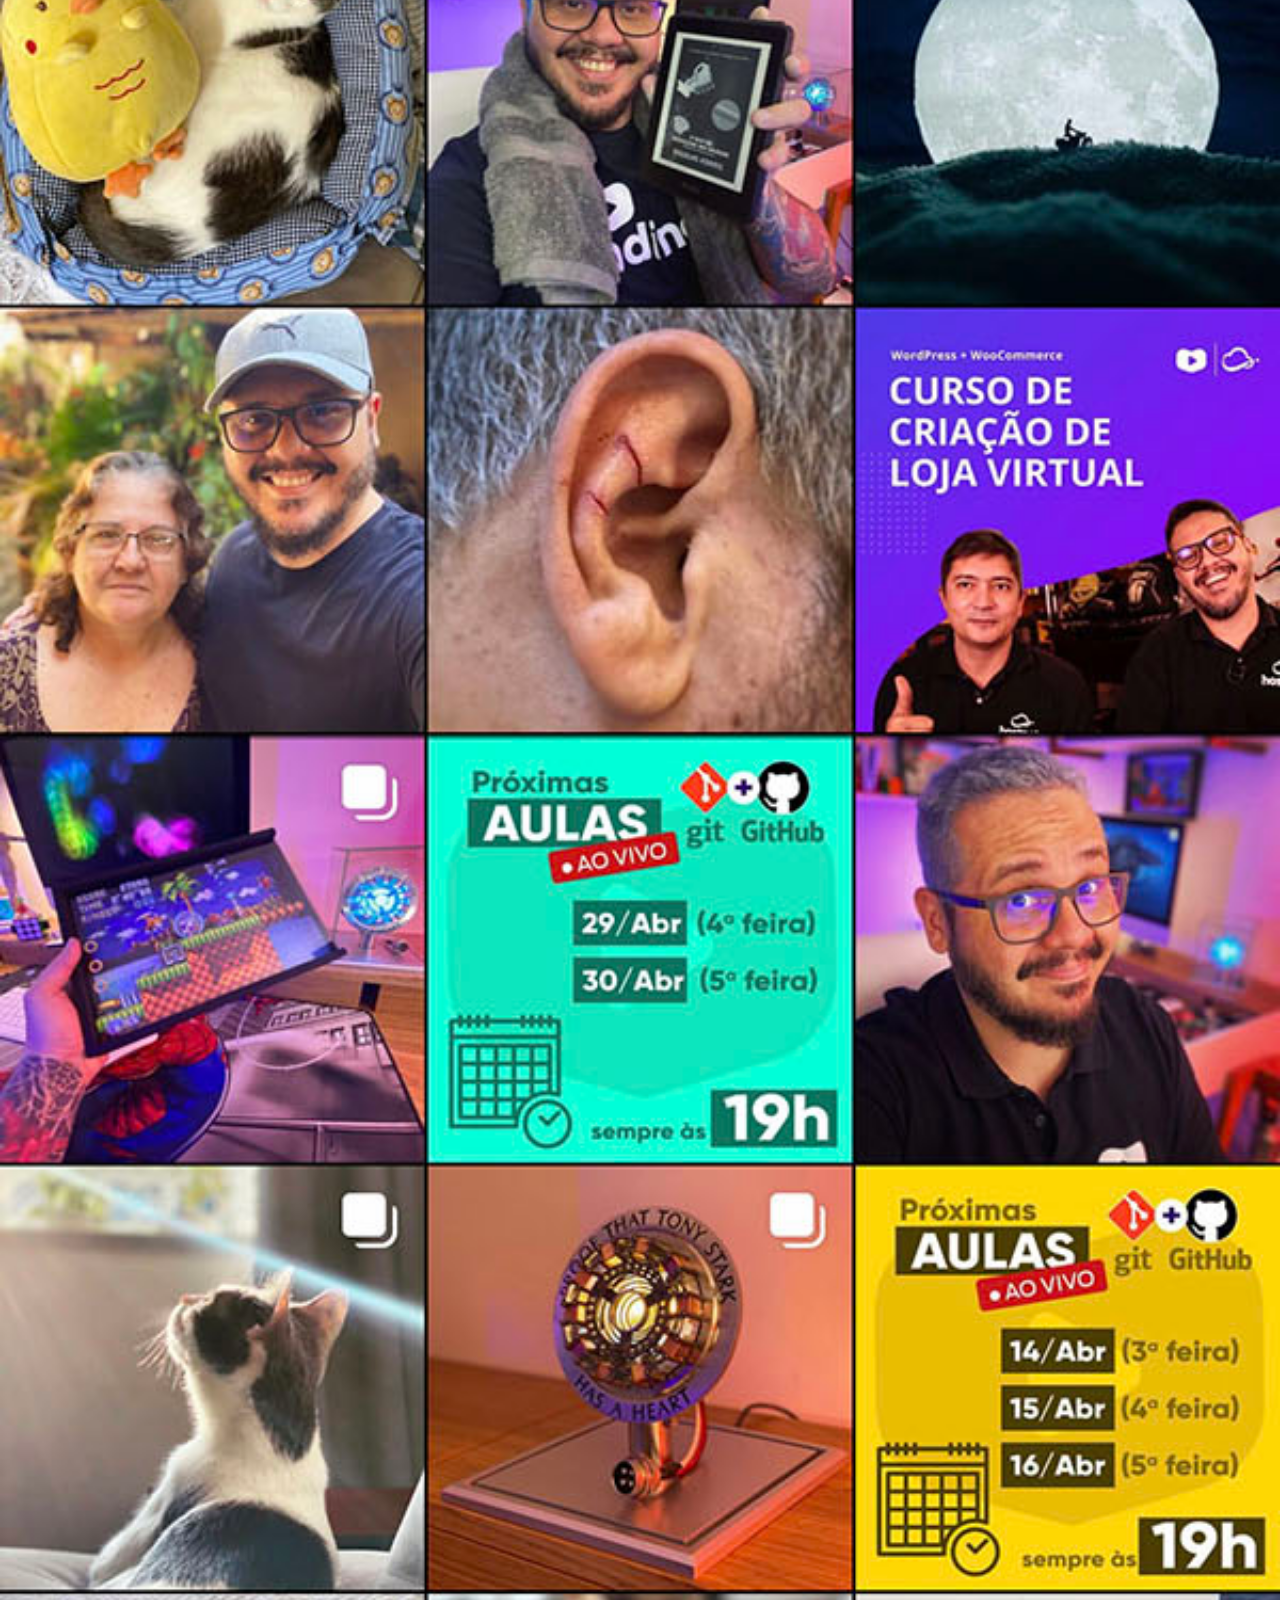
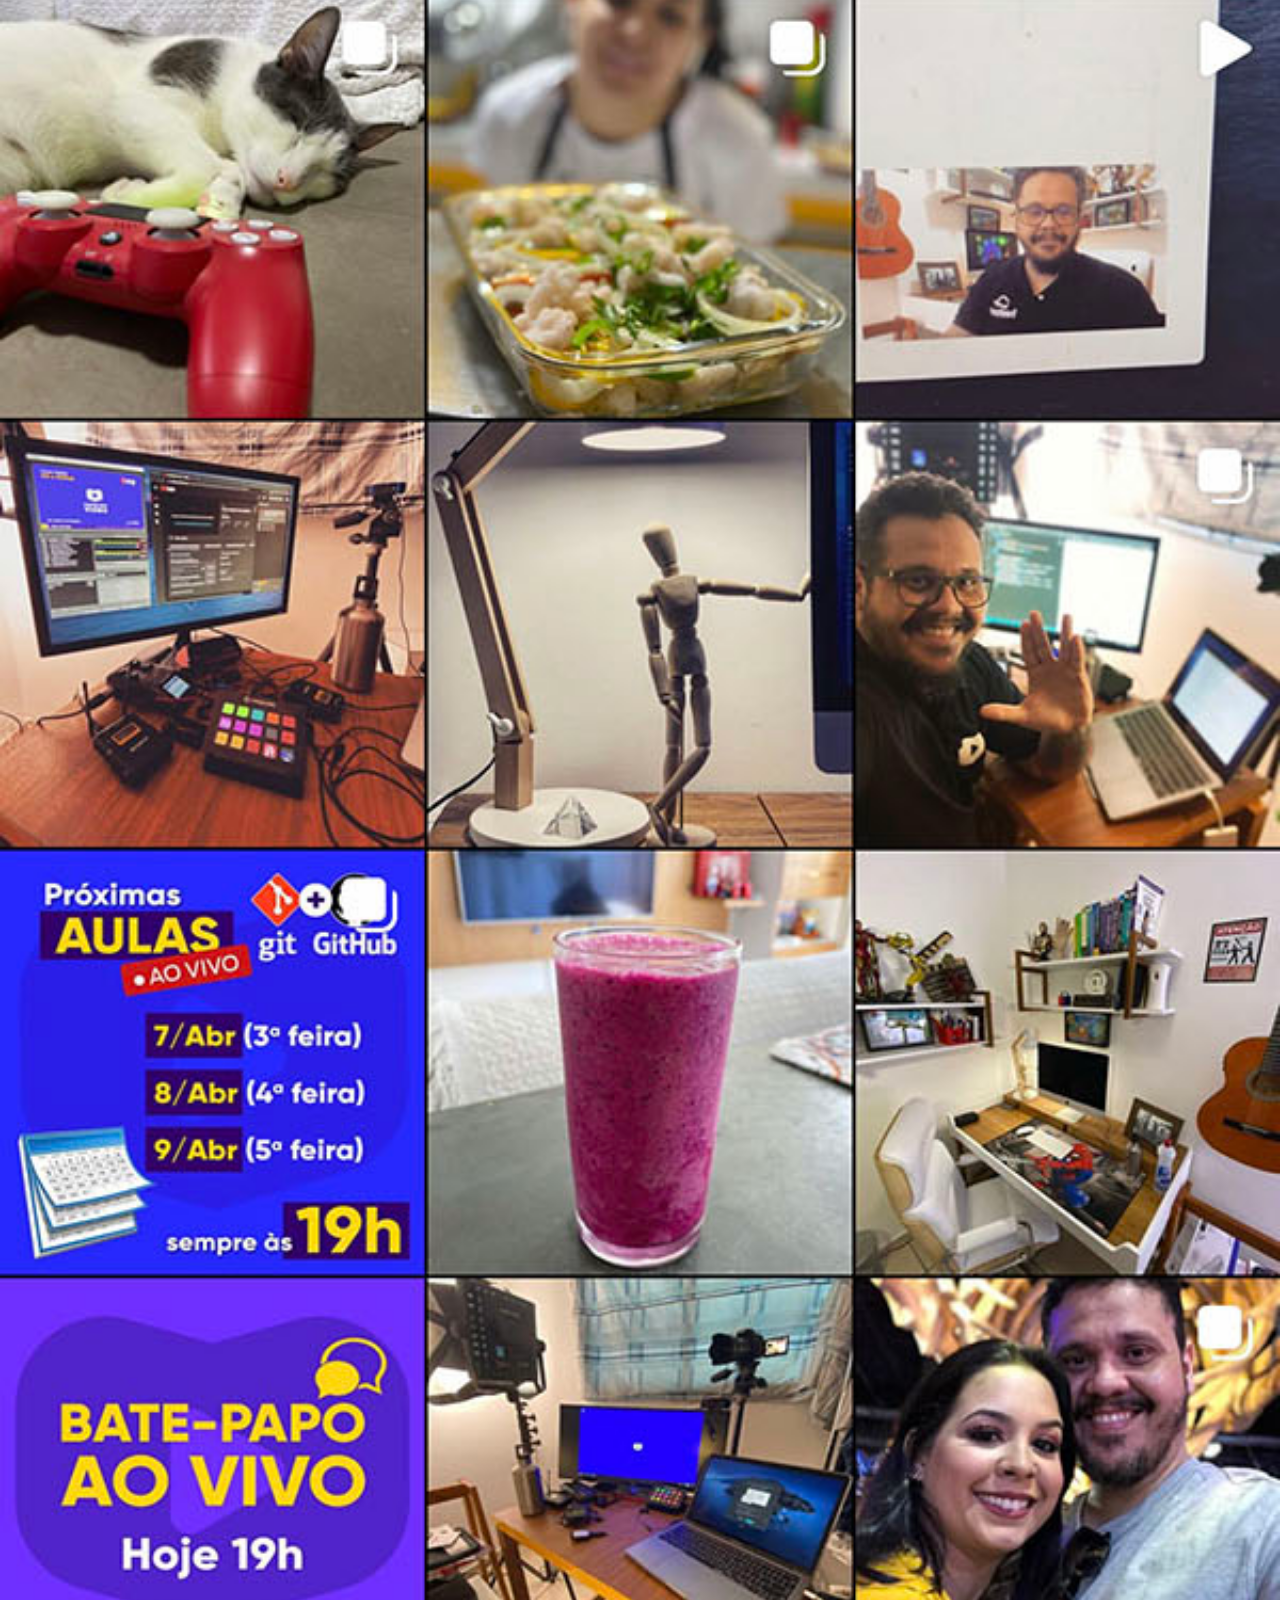
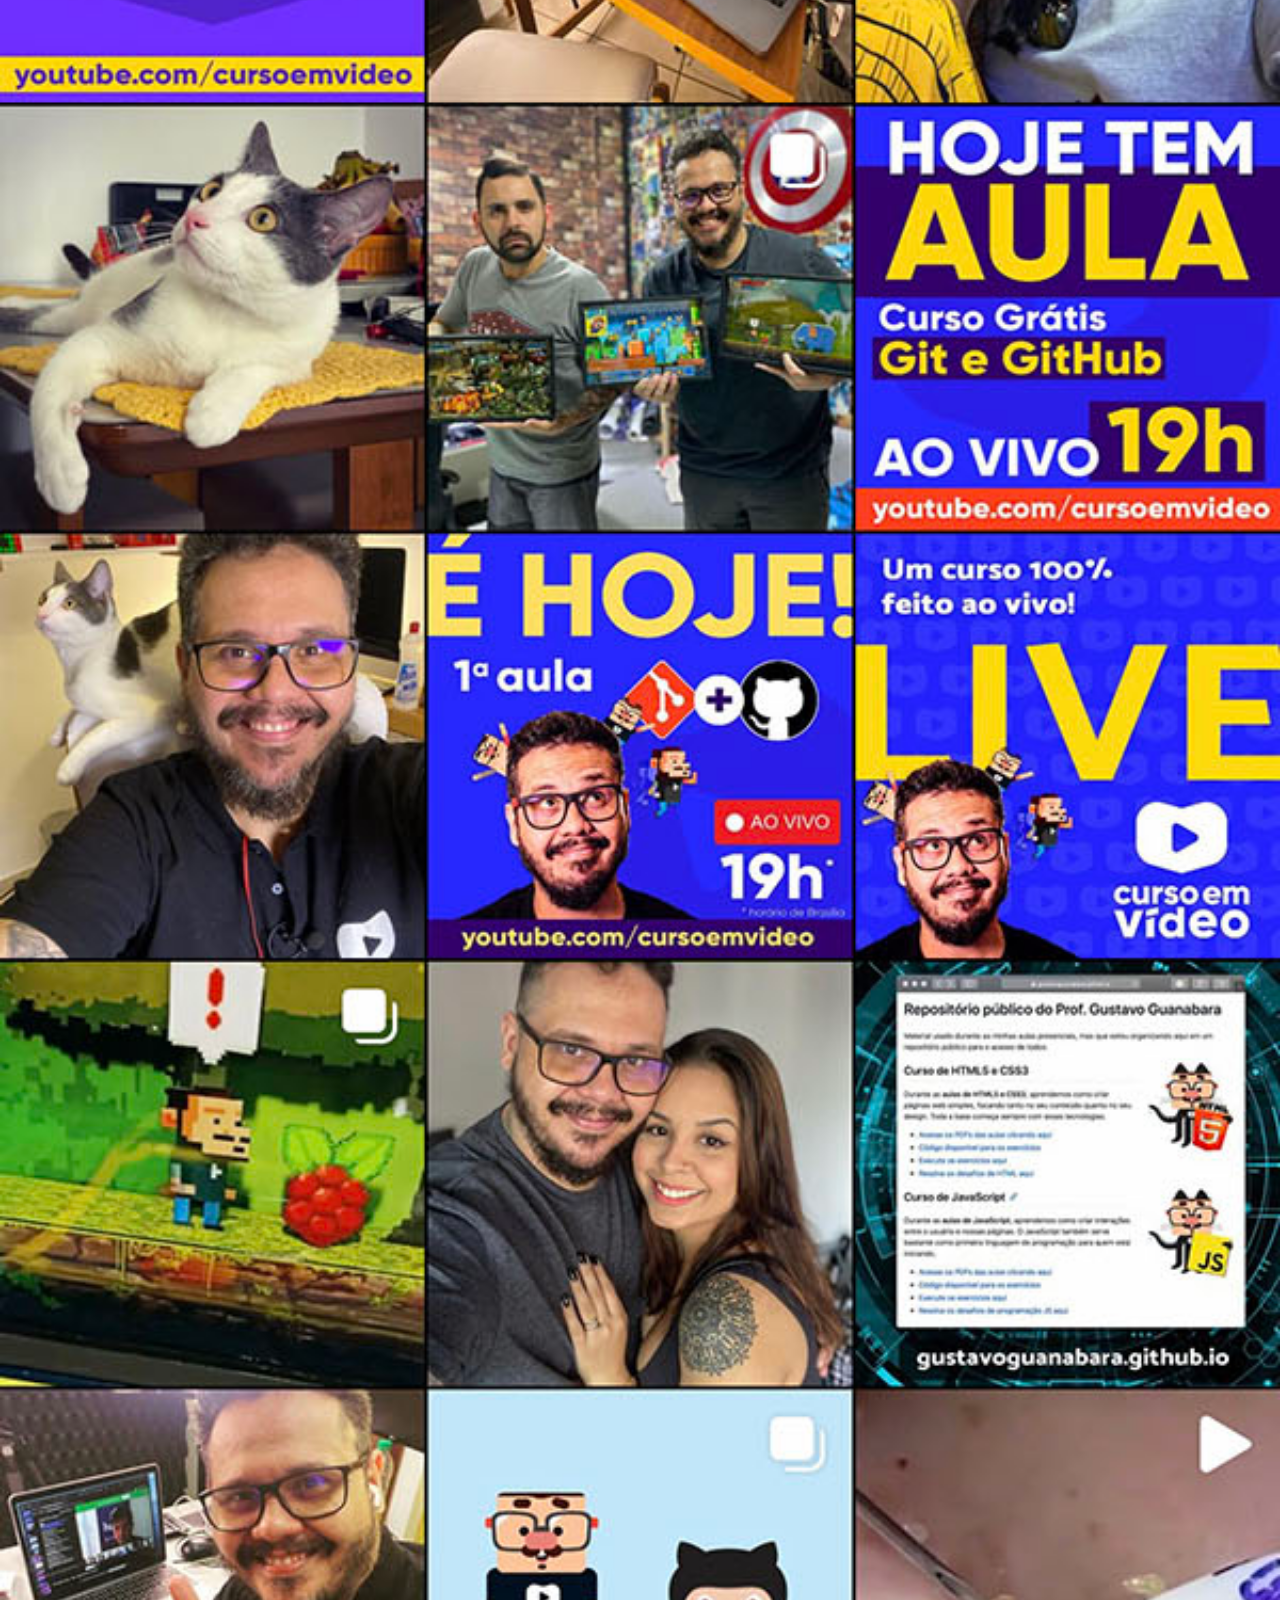
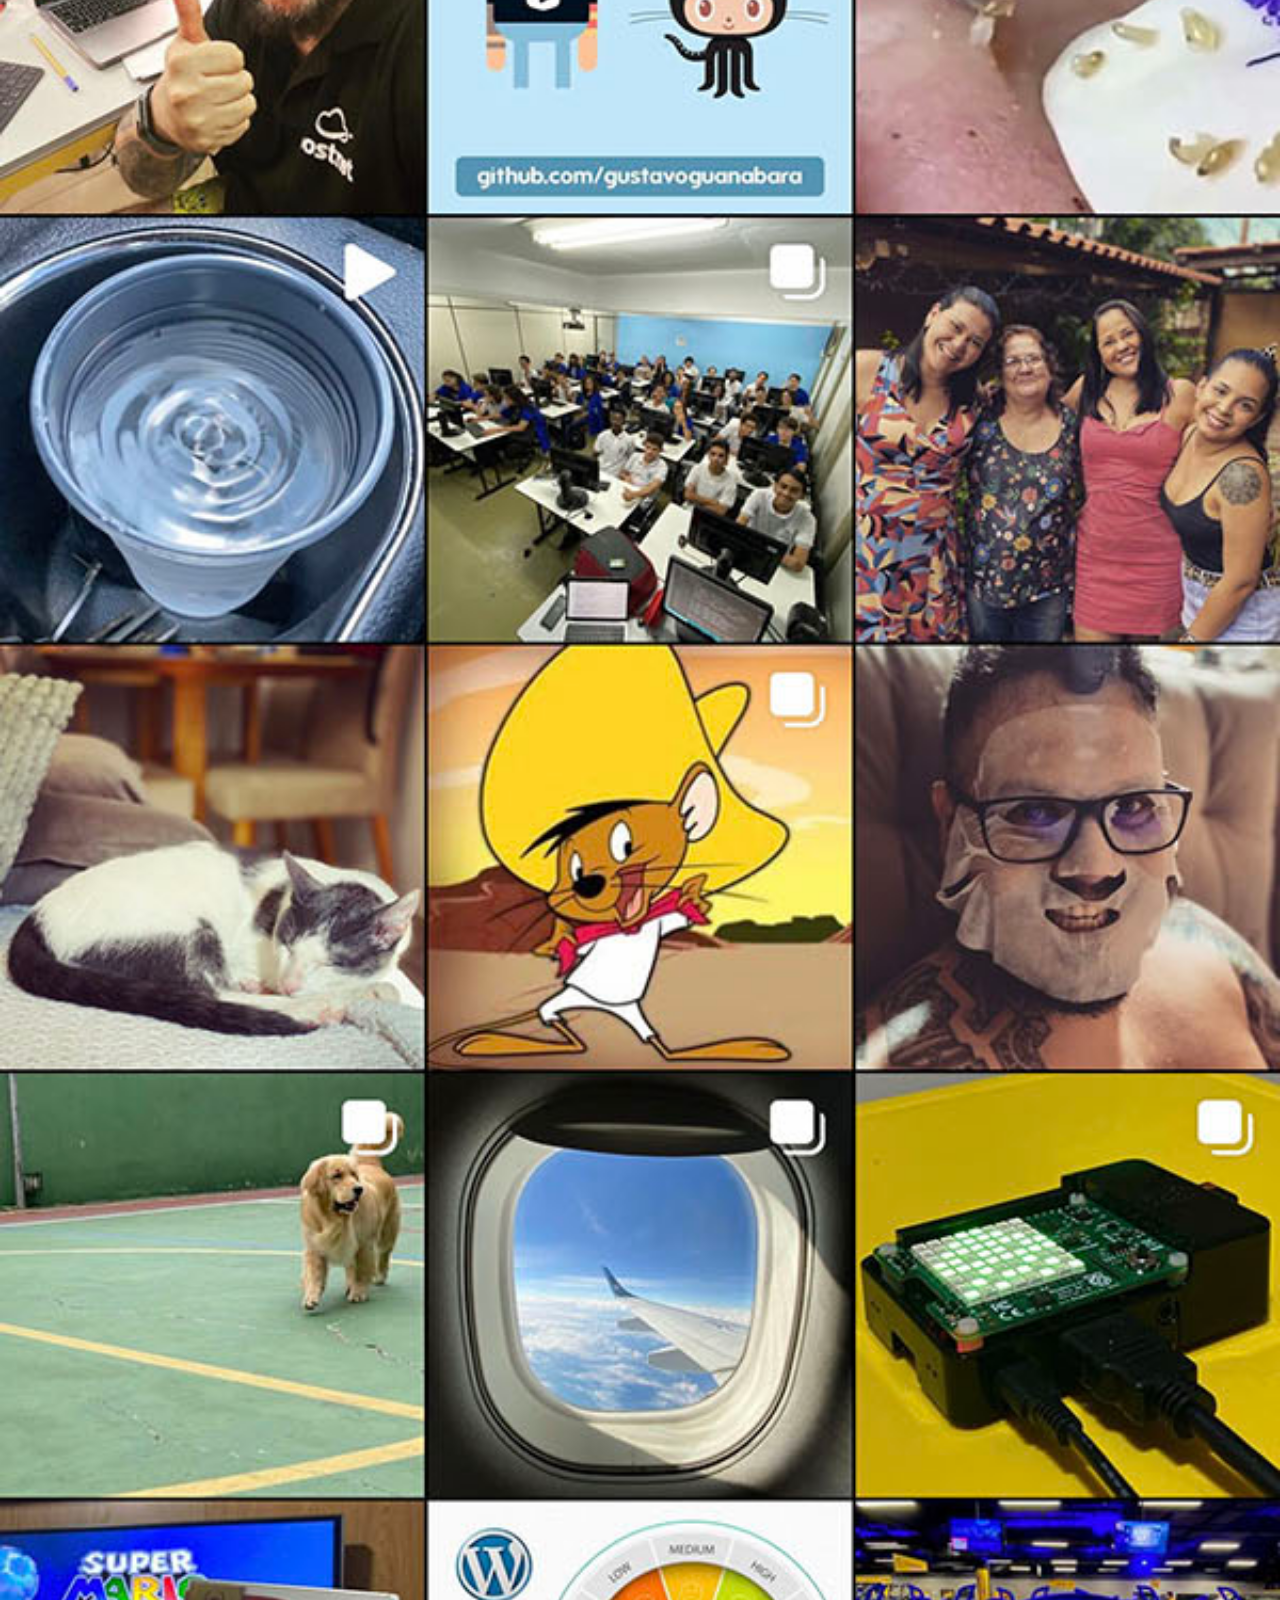
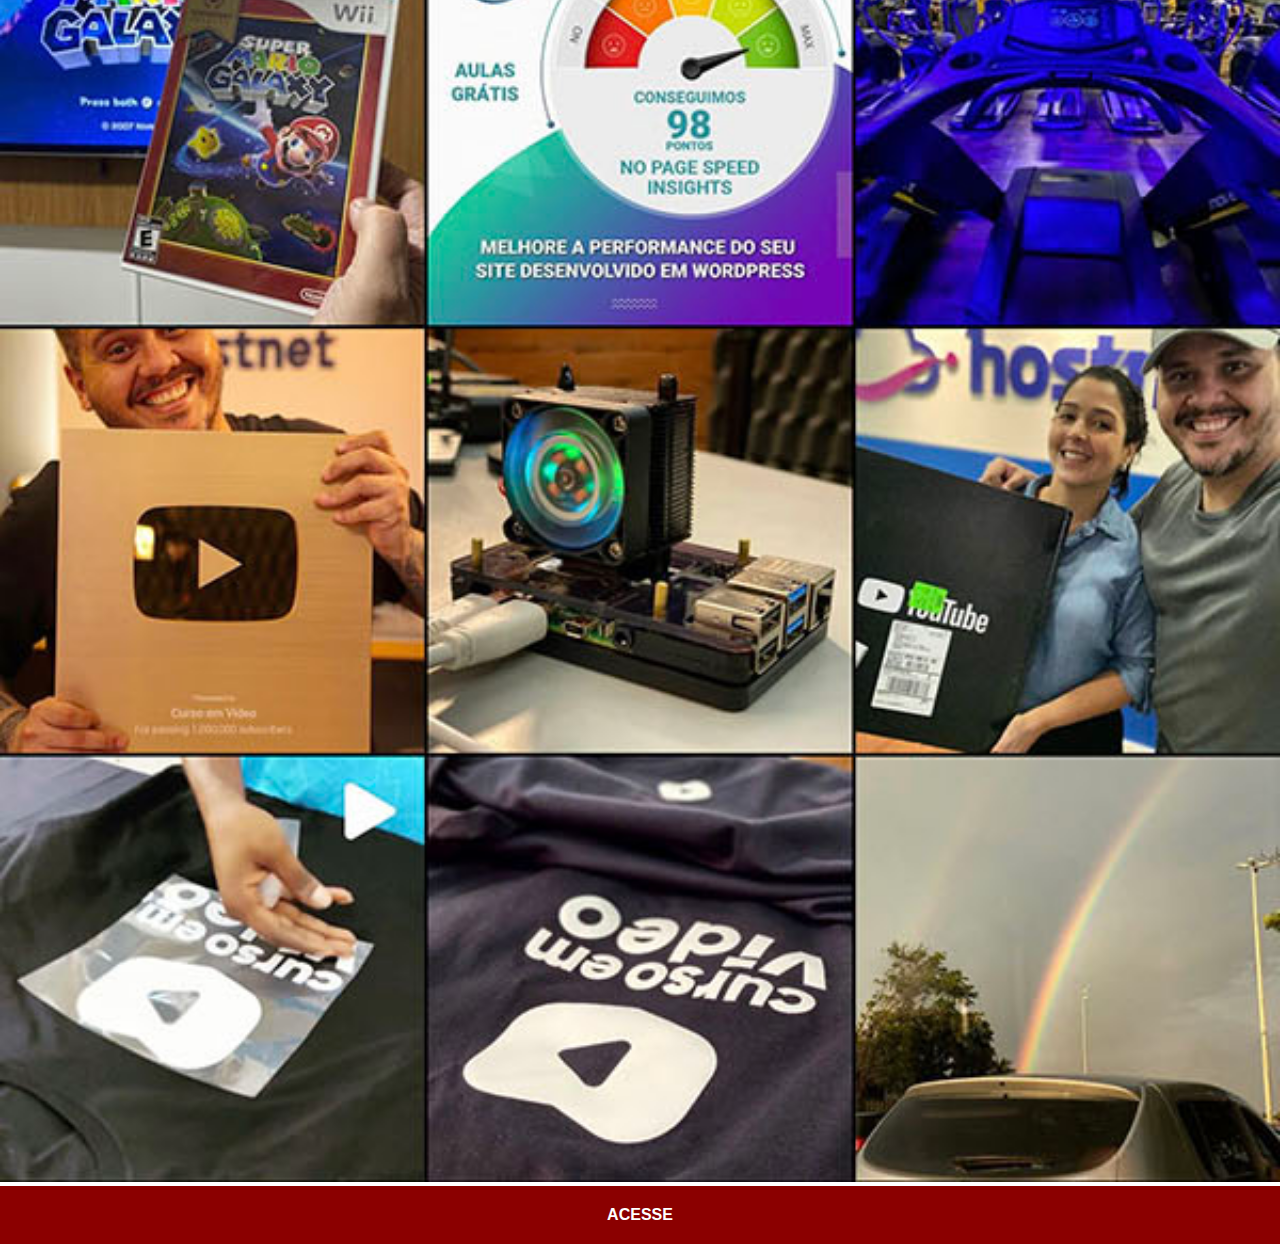
<file: instagram.html>
<!DOCTYPE html>
<html lang="pt-br">
<head>
    <meta charset="UTF-8">
    <meta http-equiv="X-UA-Compatible" content="IE=edge">
    <meta name="viewport" content="width=device-width, initial-scale=1.0">
    <title>Instagram</title>
    <link rel="stylesheet" href="estilos/social.css">
</head>
<body>
    <img src="imagens/tela-instagram.jpg" alt="Instagram">
    <a href="https://www.instagram.com/gustavoguanabara/?hl=en" target="_blank">ACESSE</a>    
</body>
</html>
</file>
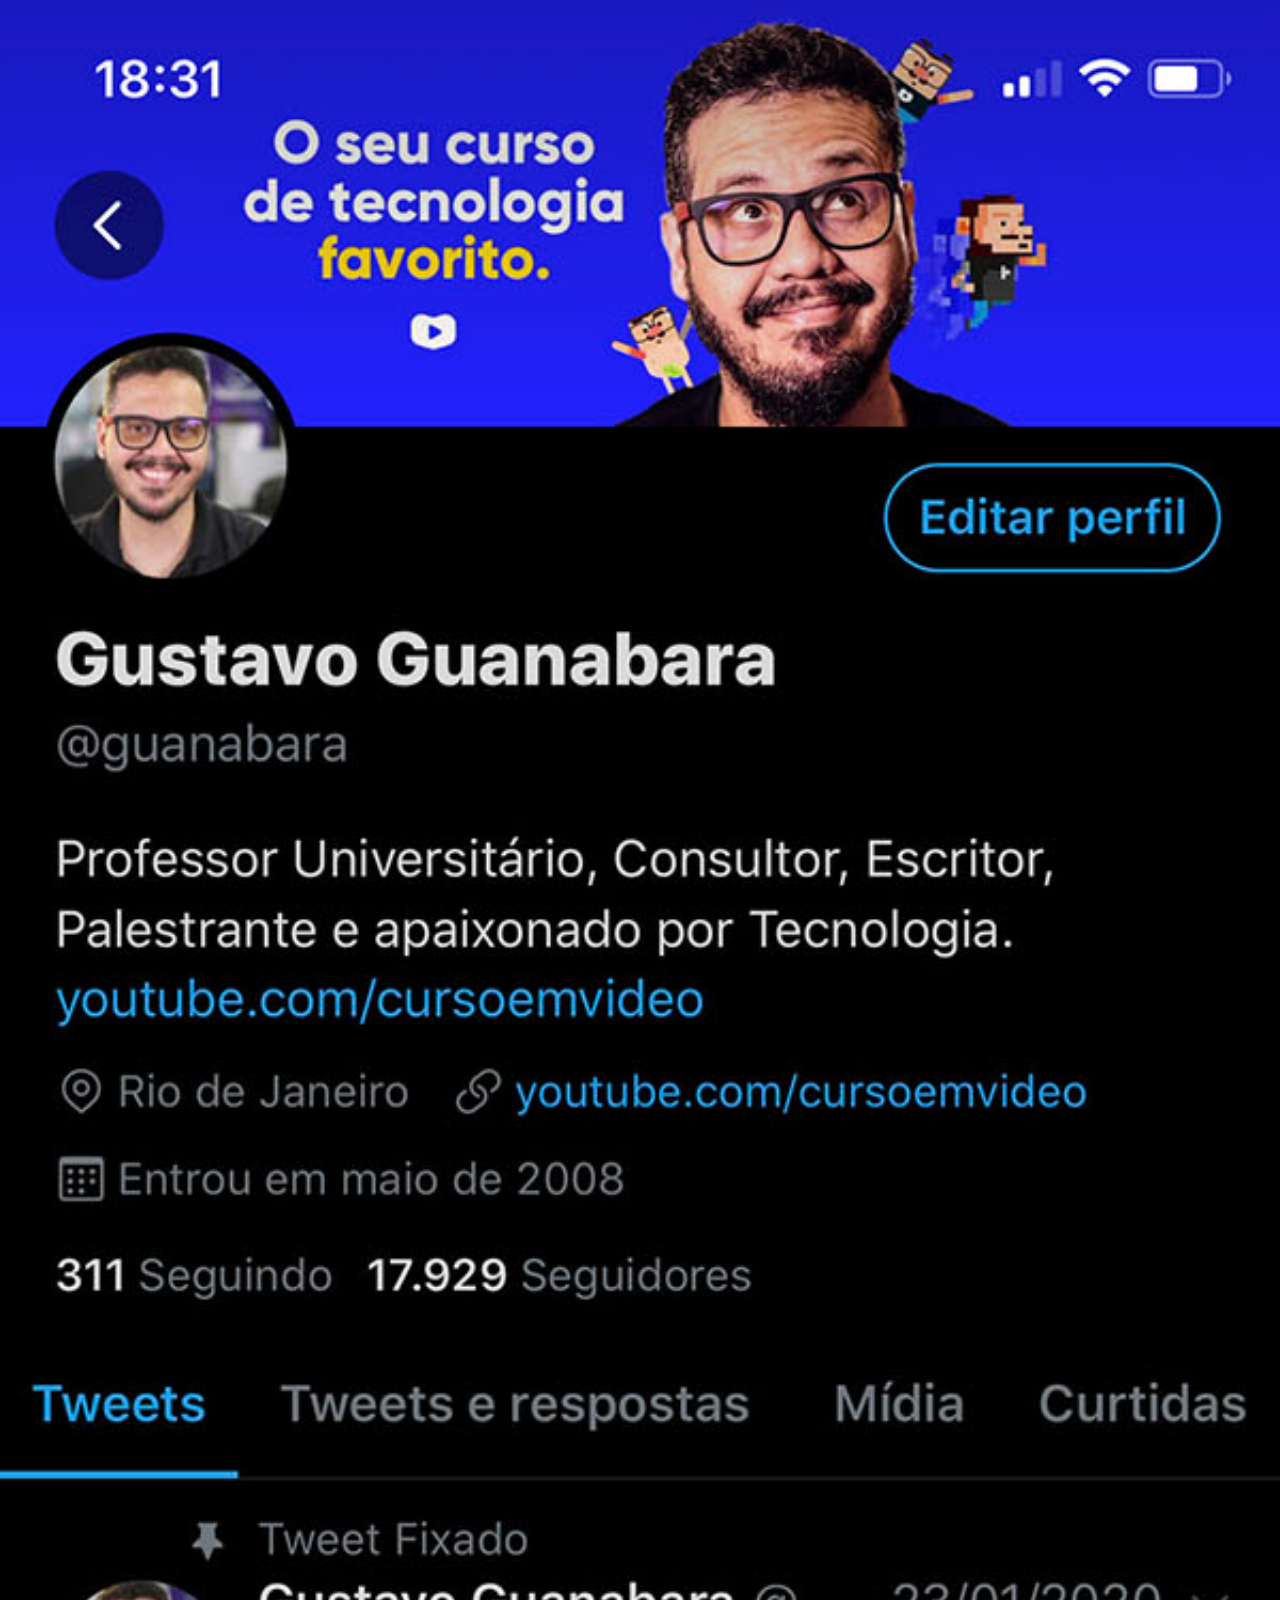
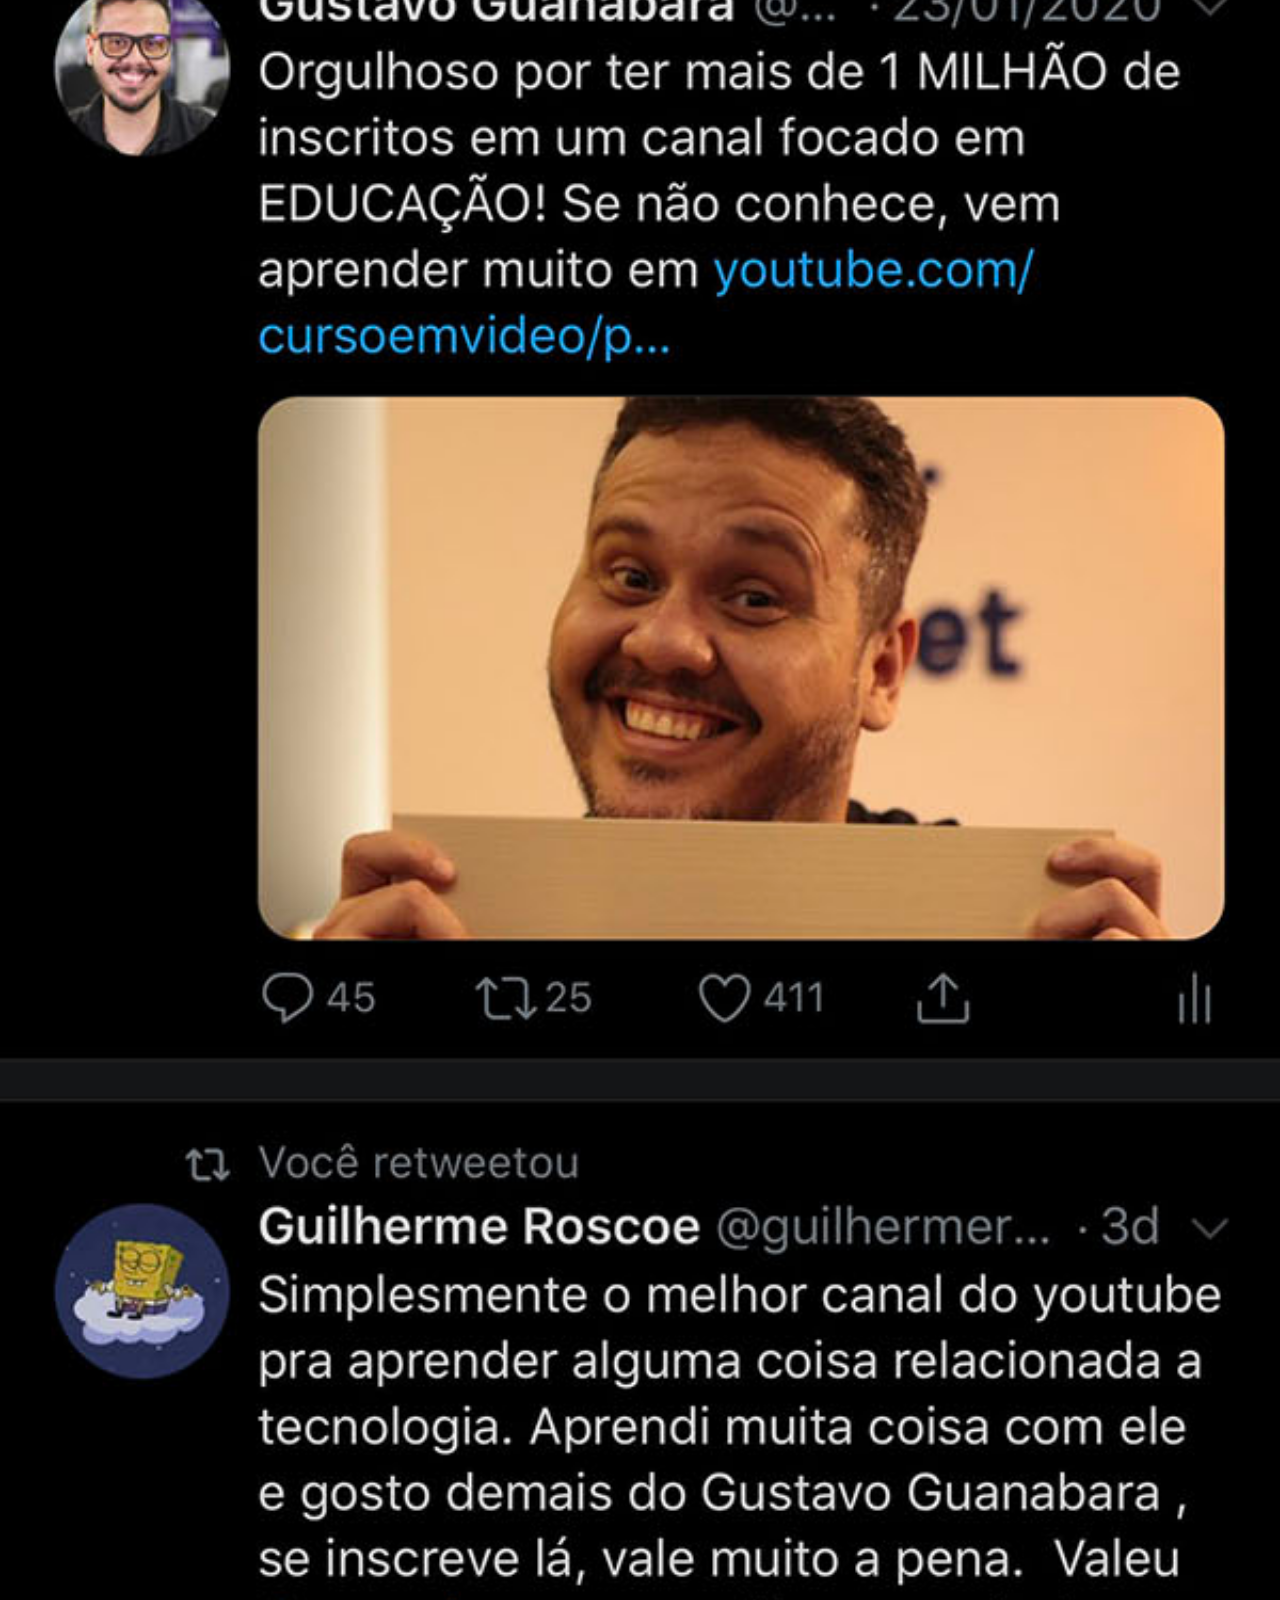
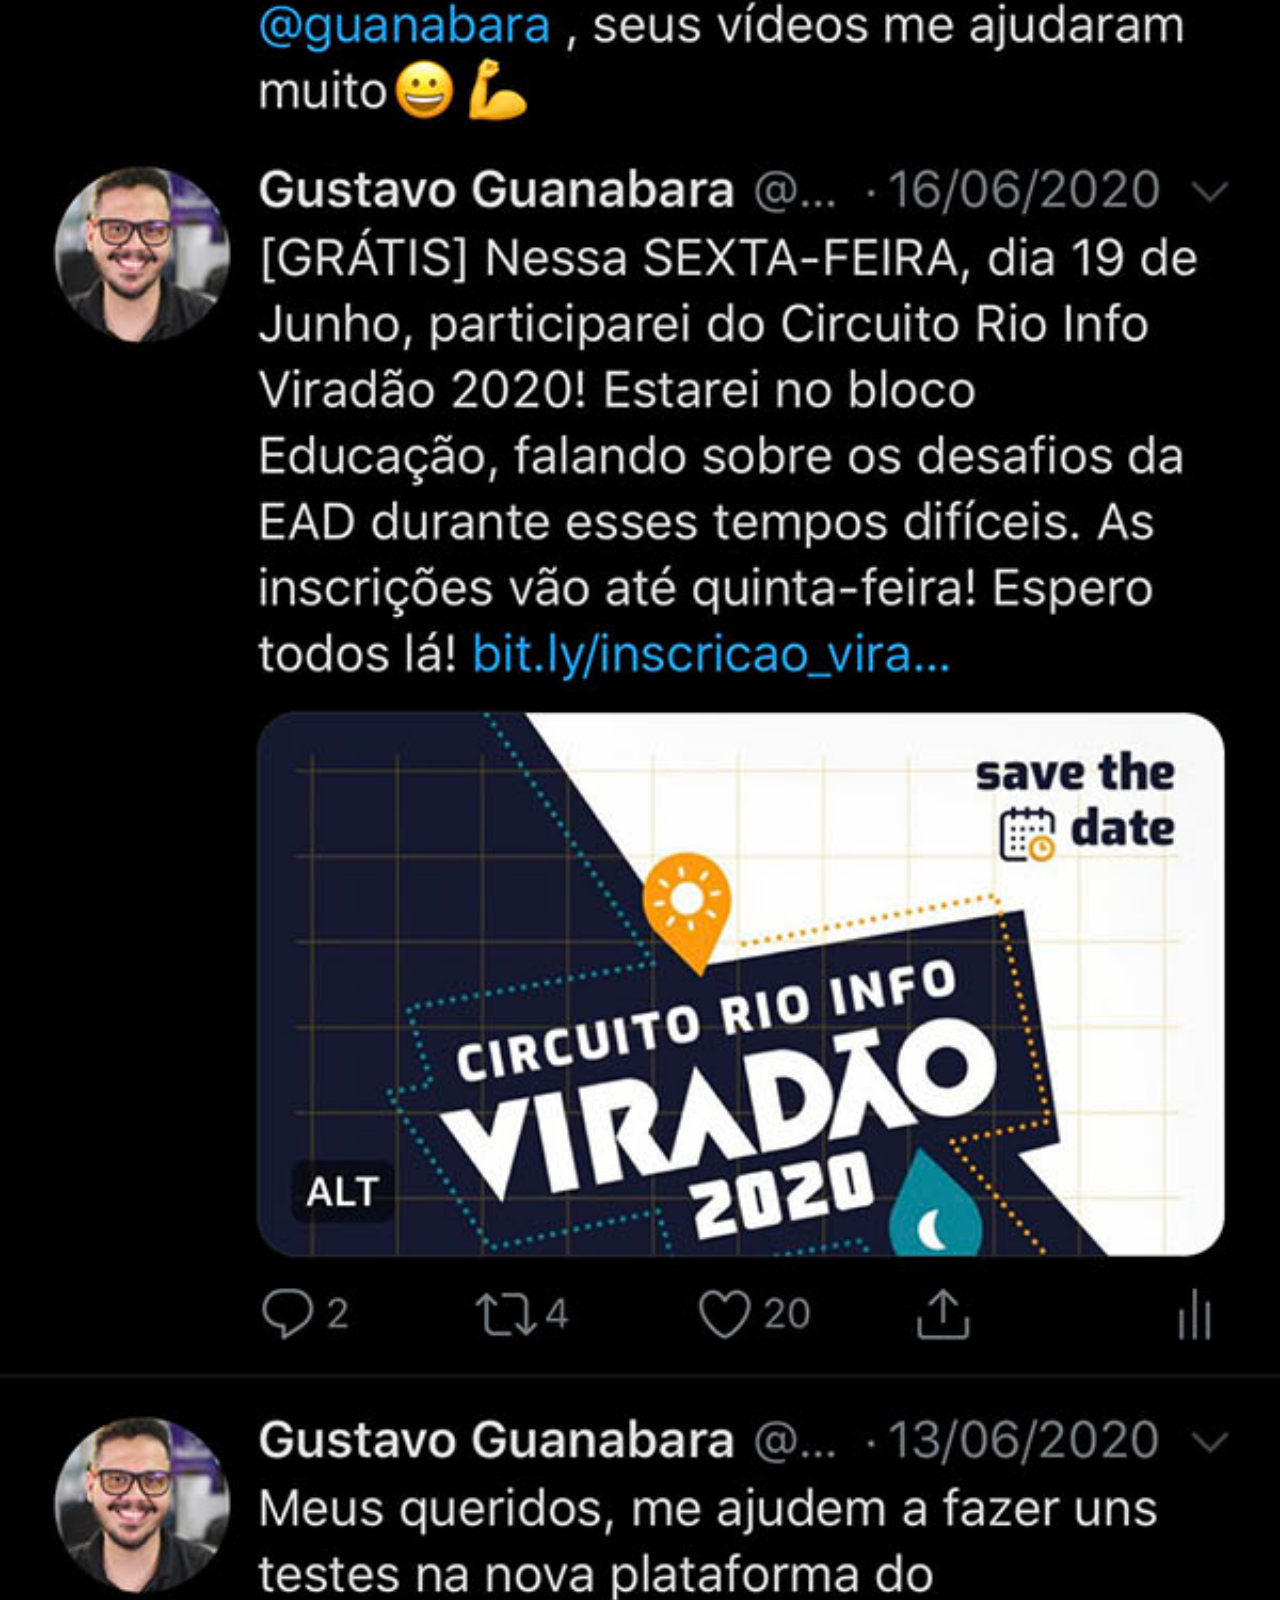
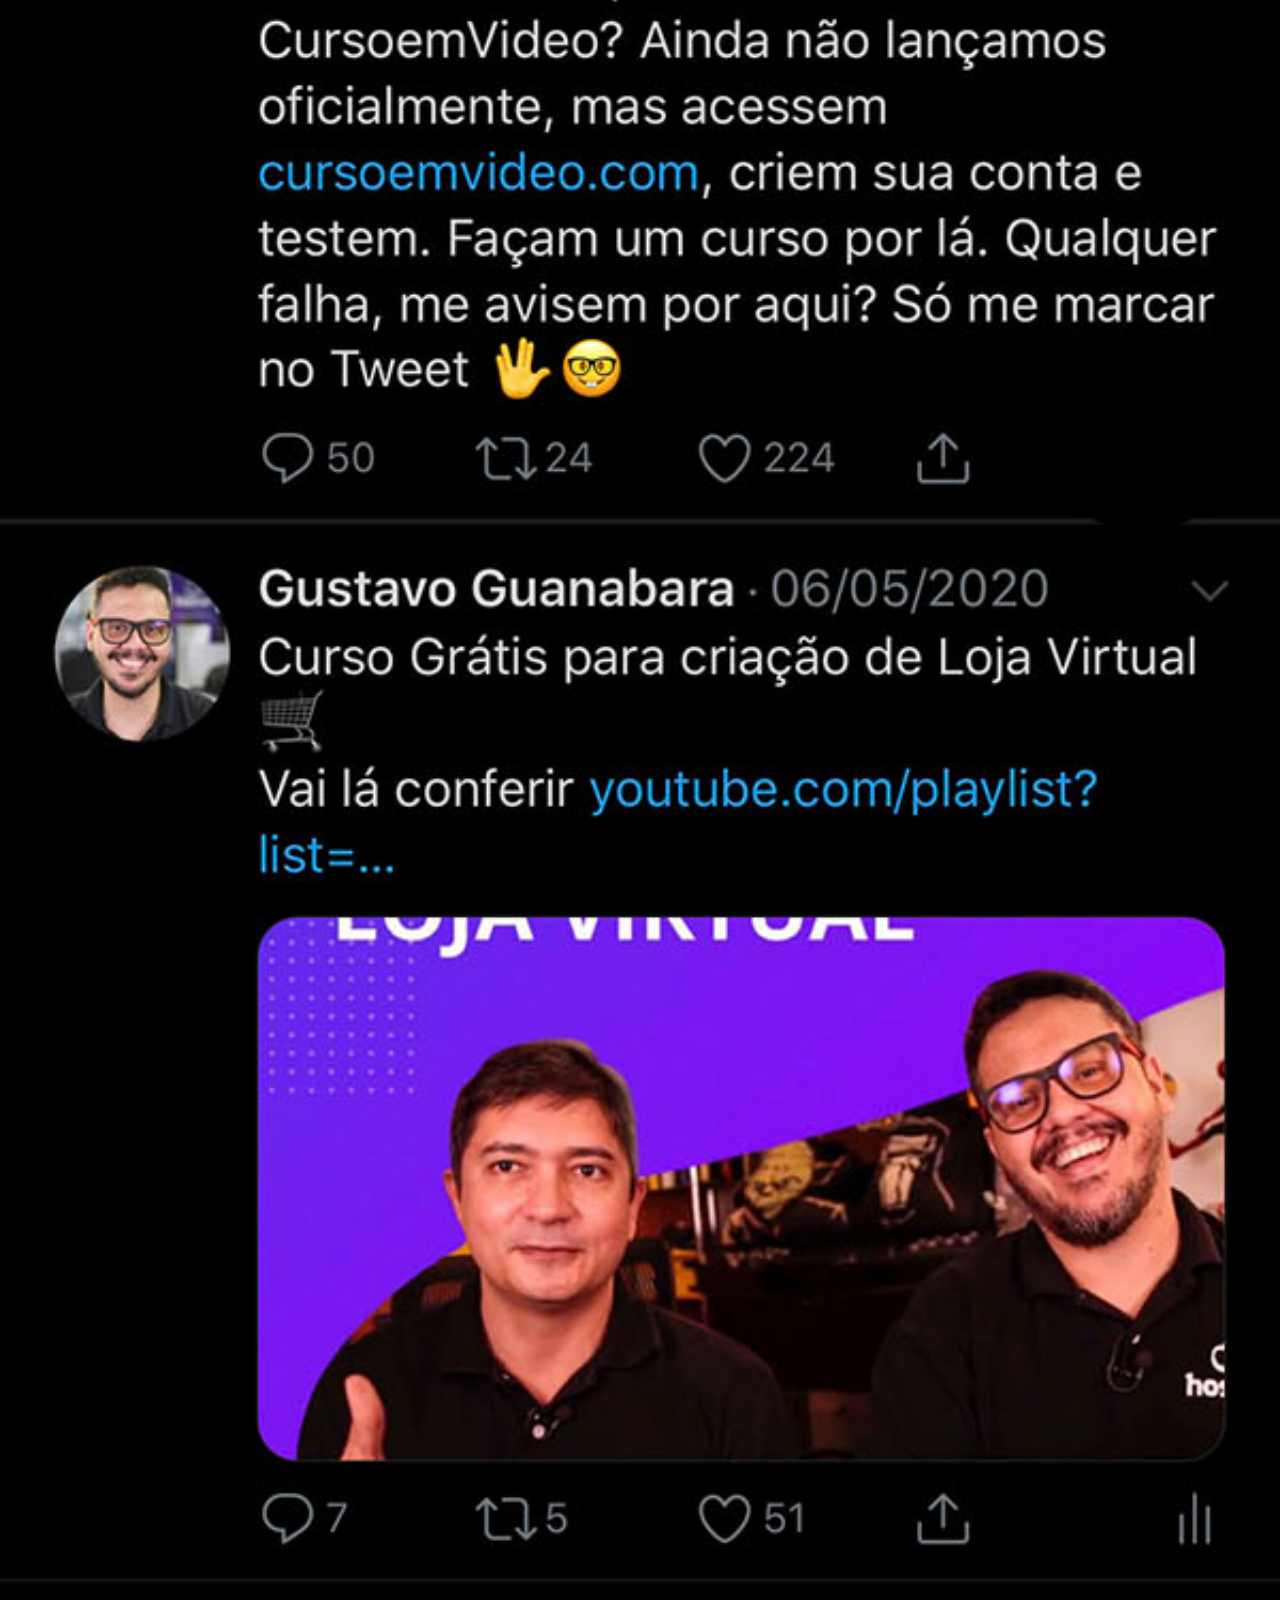
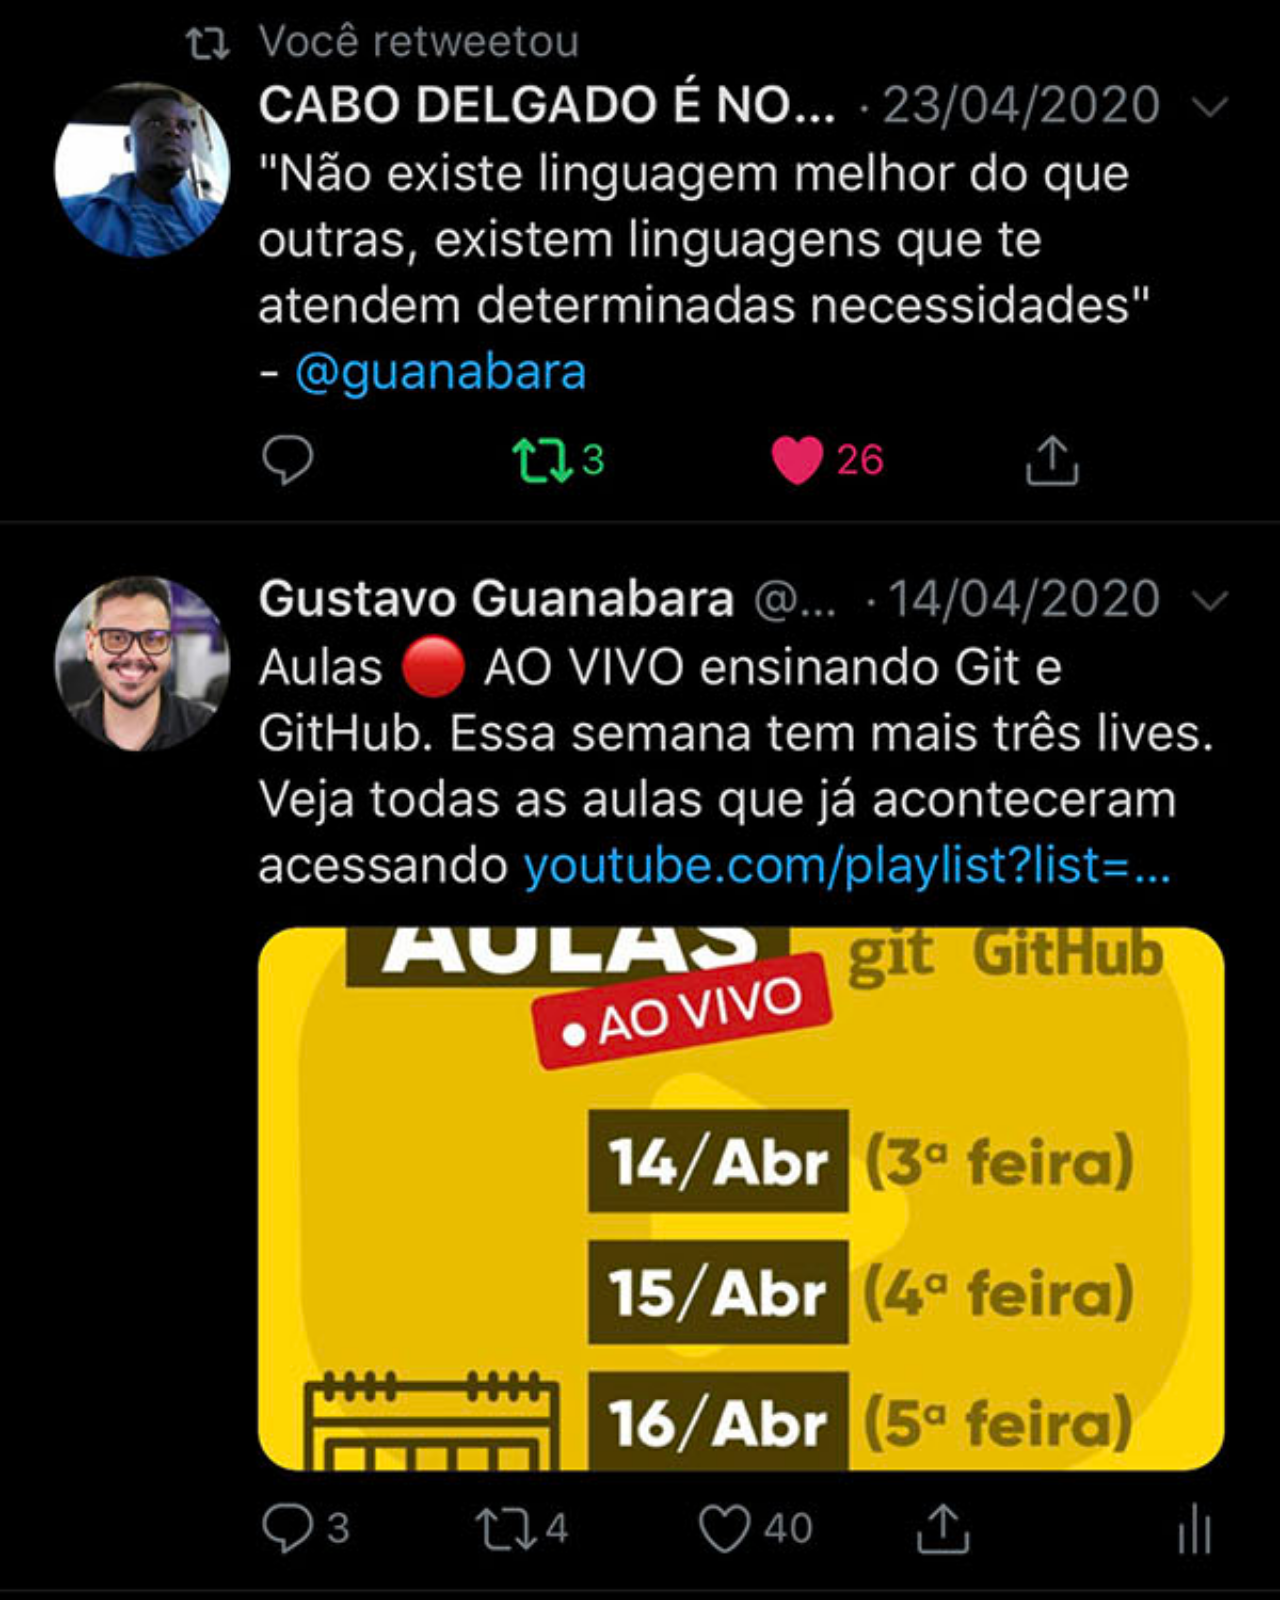
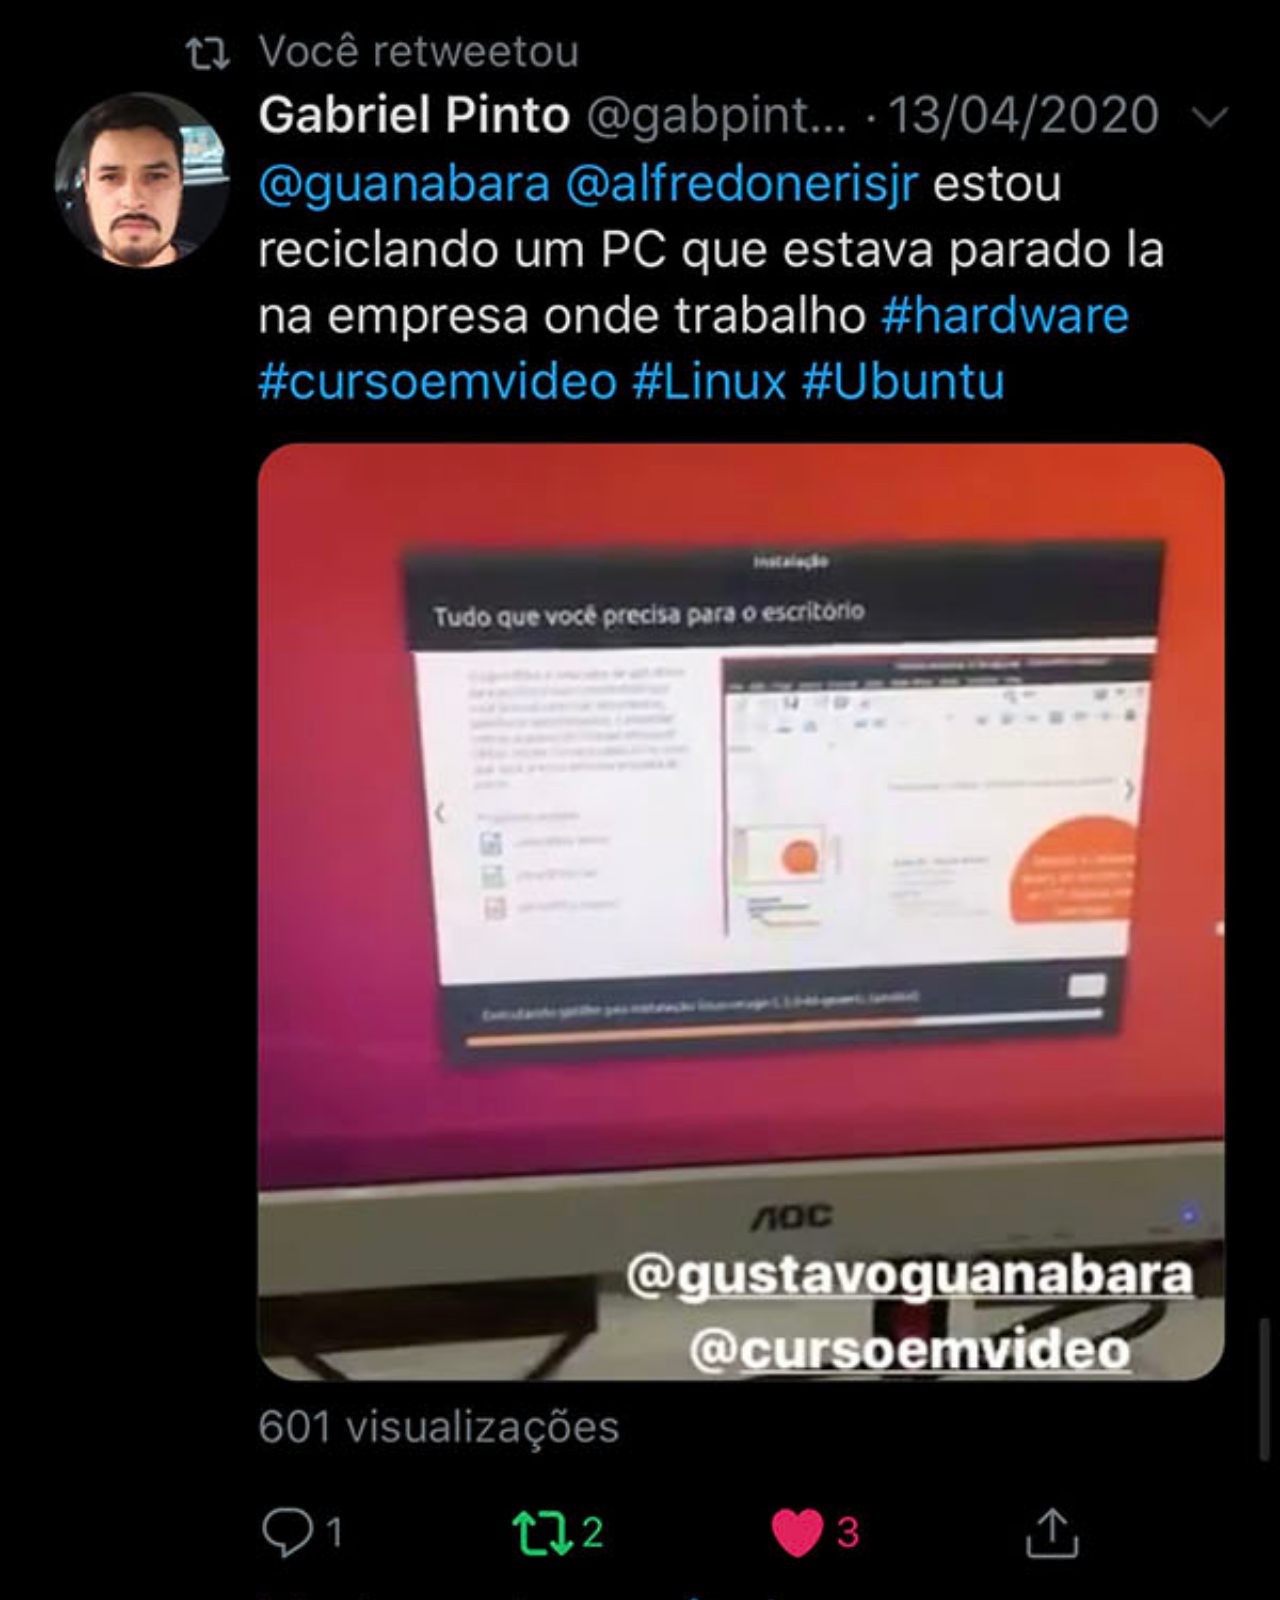
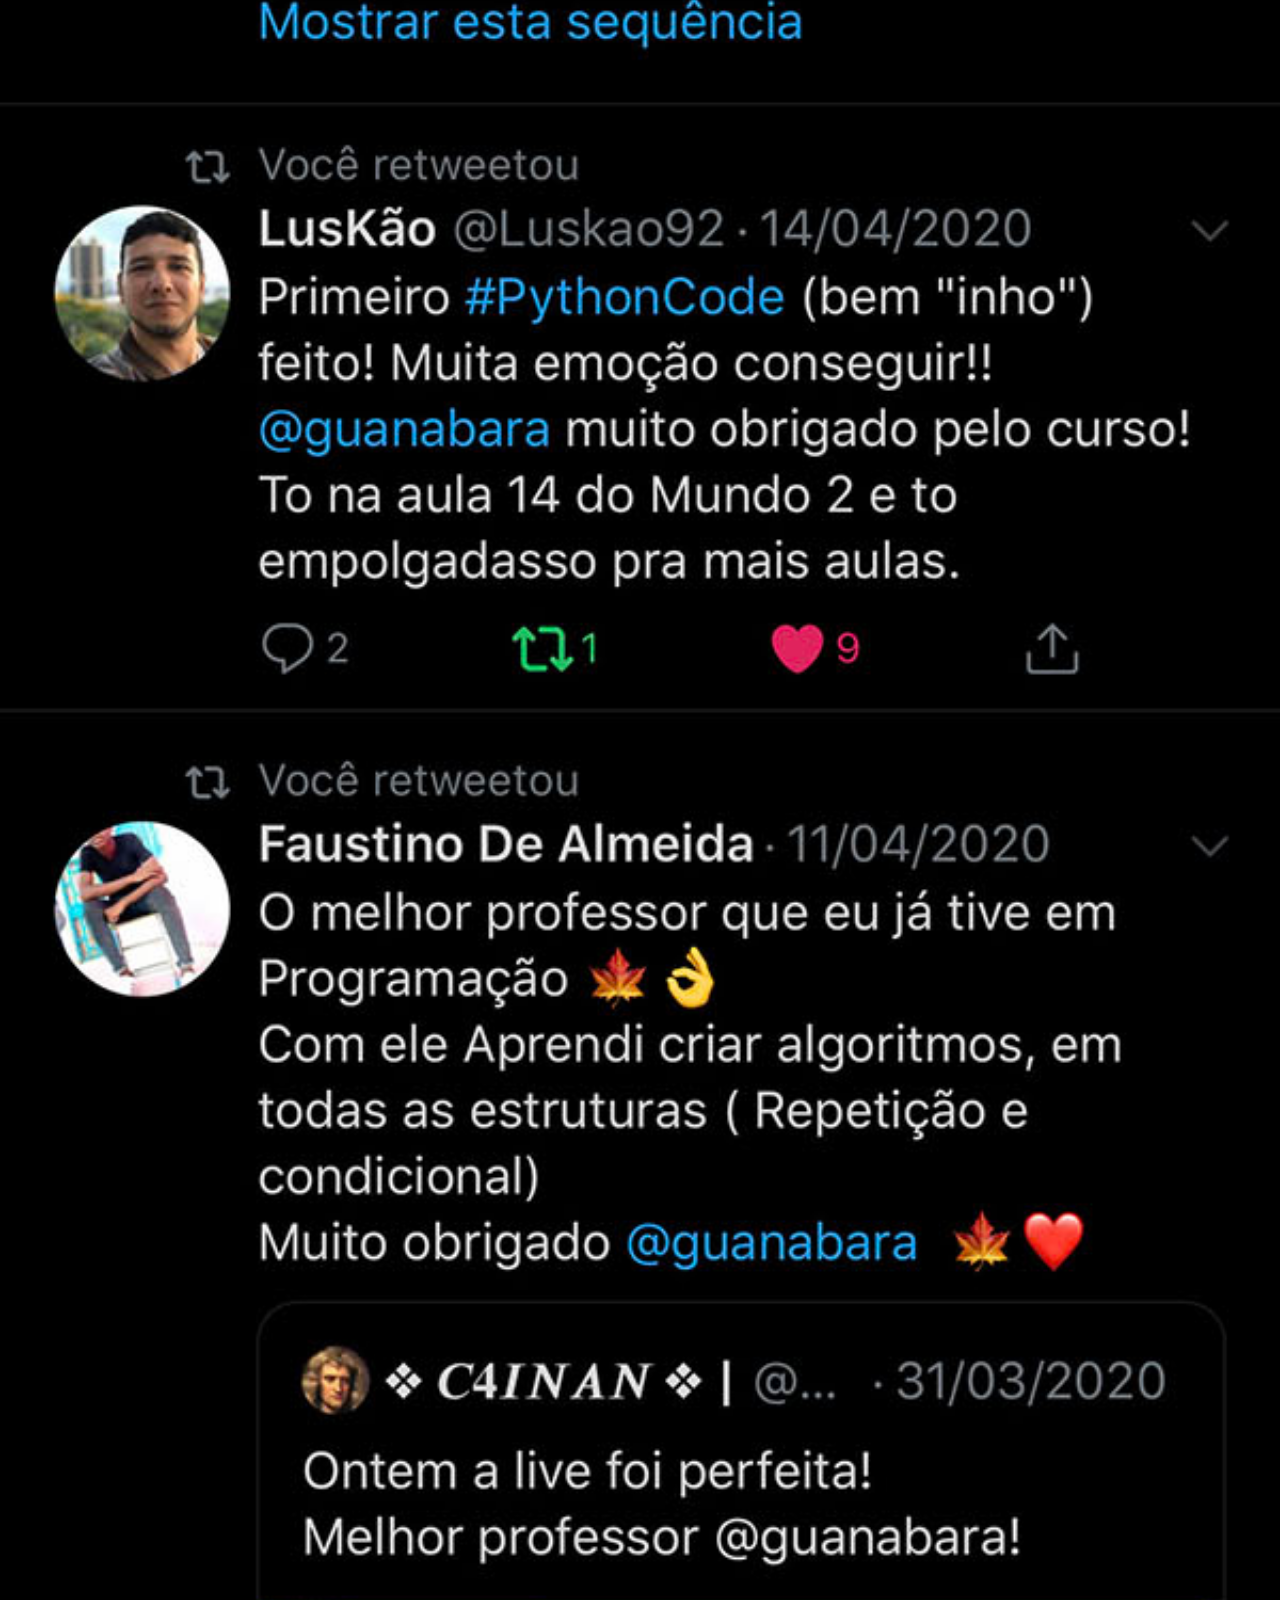
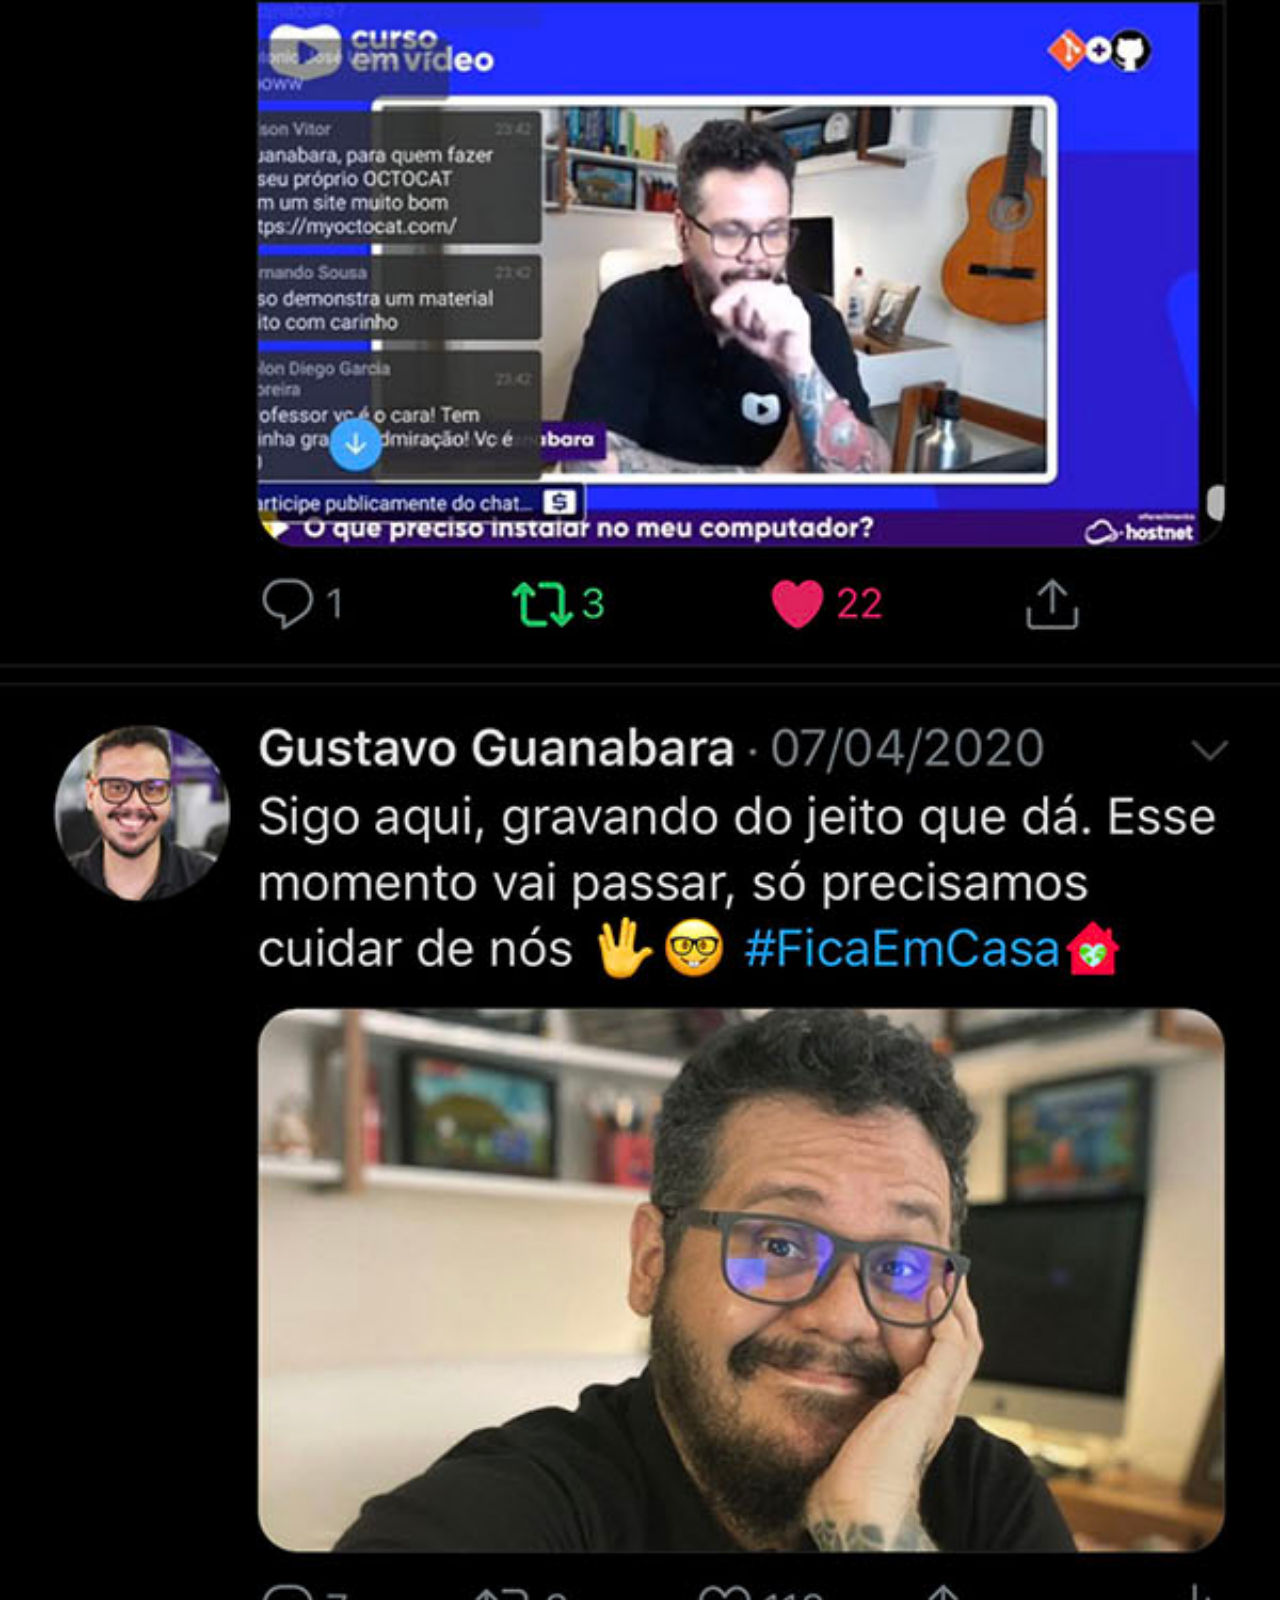
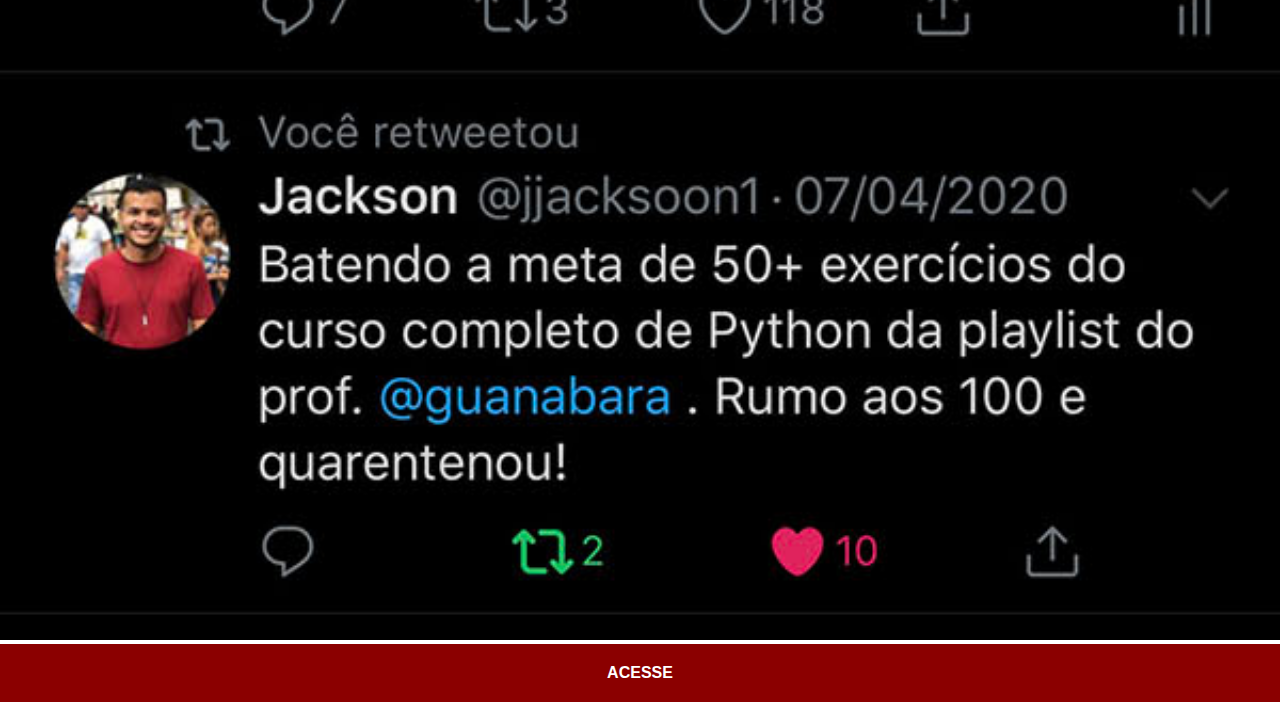
<file: twitter.html>
<!DOCTYPE html>
<html lang="pt-br">
<head>
    <meta charset="UTF-8">
    <meta http-equiv="X-UA-Compatible" content="IE=edge">
    <meta name="viewport" content="width=device-width, initial-scale=1.0">
    <title>Twitter</title>
    <link rel="stylesheet" href="estilos/social.css">
</head>
<body>
    <img src="imagens/tela-twitter.jpg" alt="Twitter">
    <a href="https://twitter.com/guanabara" target="_blank">ACESSE</a>    
</body>
</html>
</file>
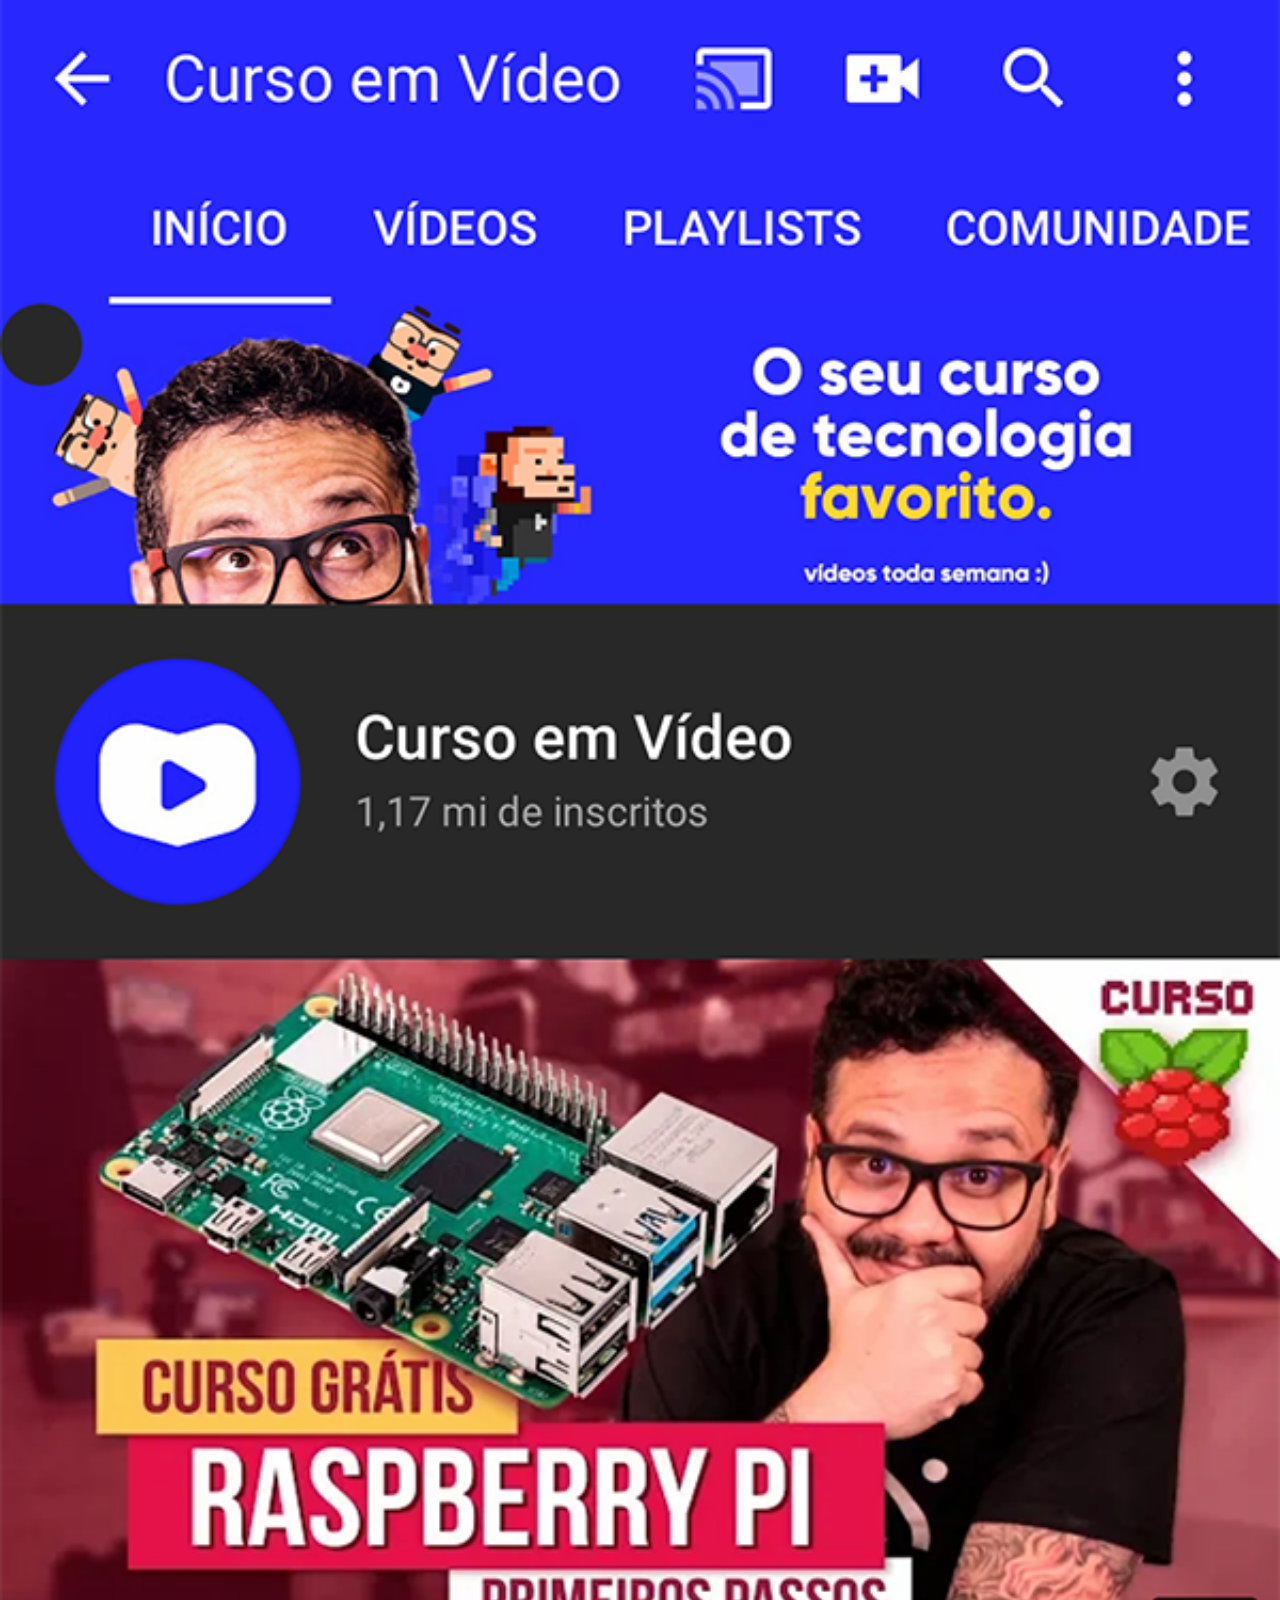
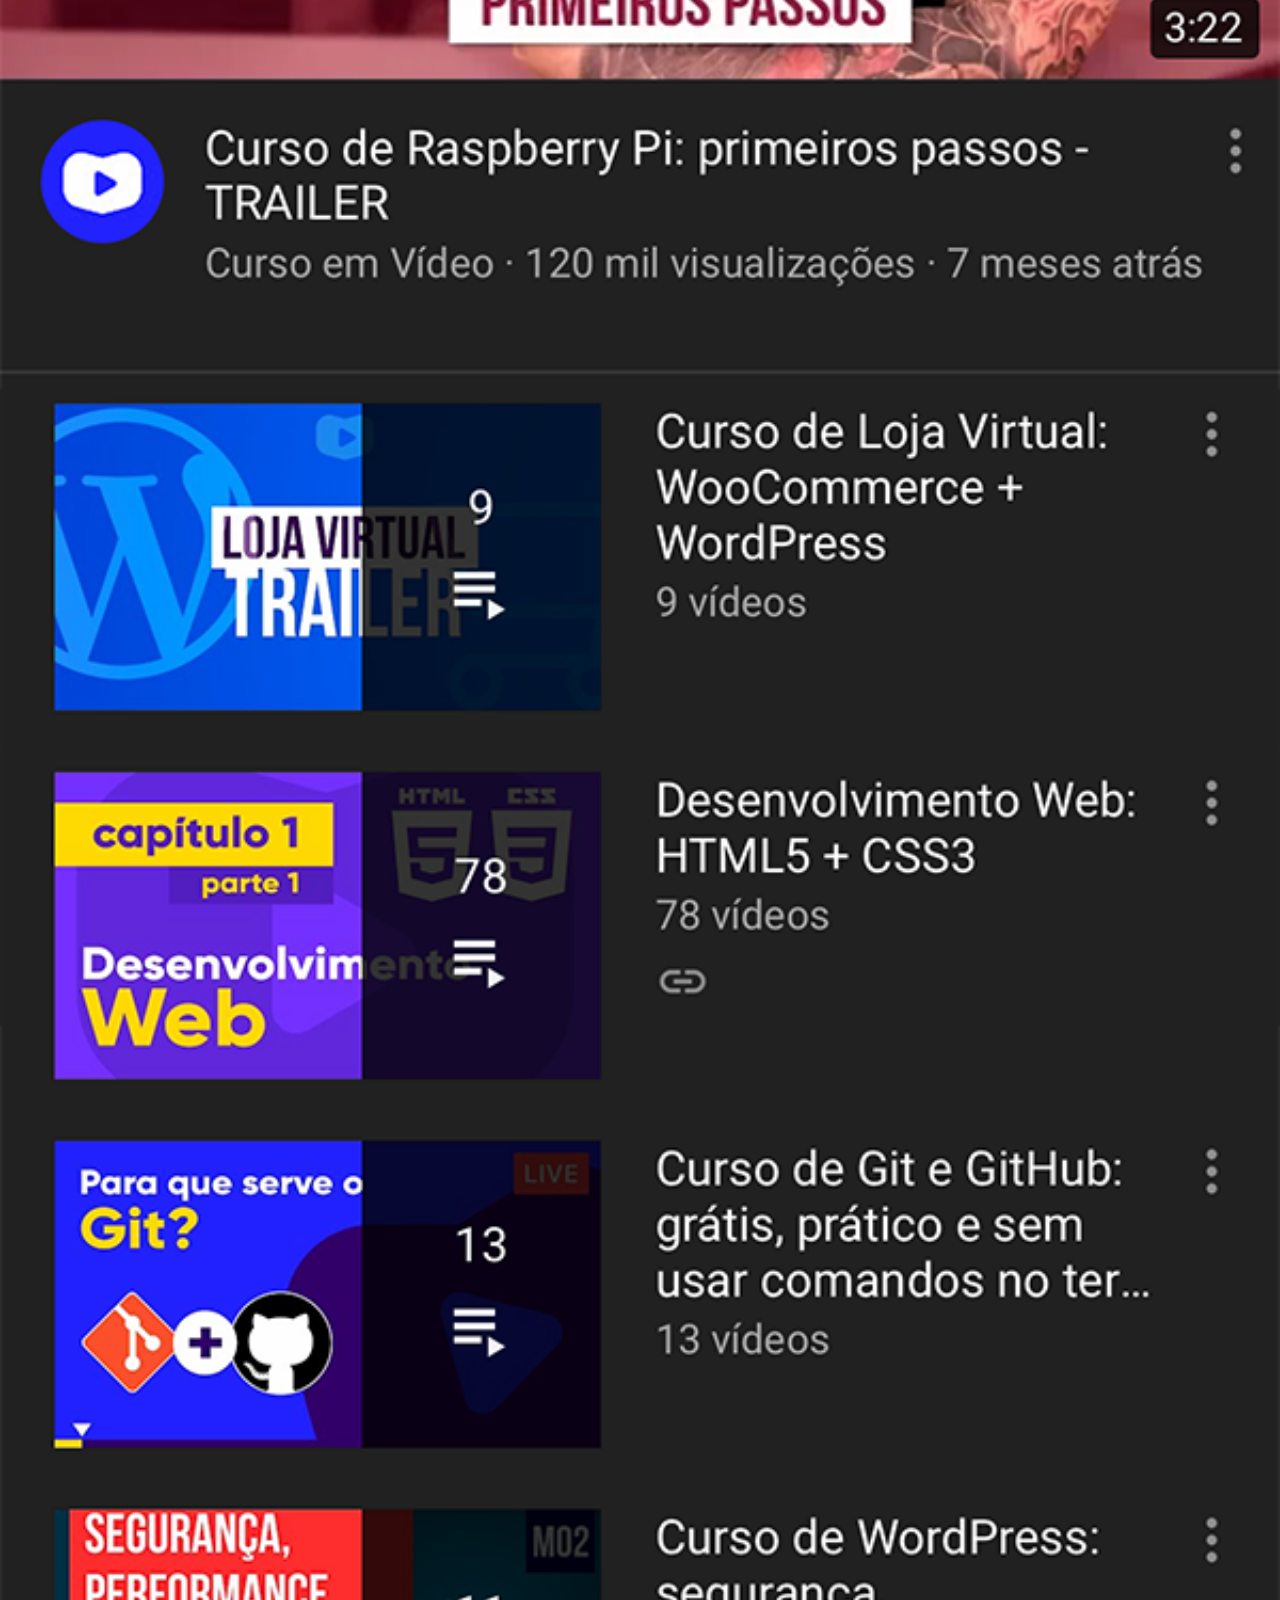
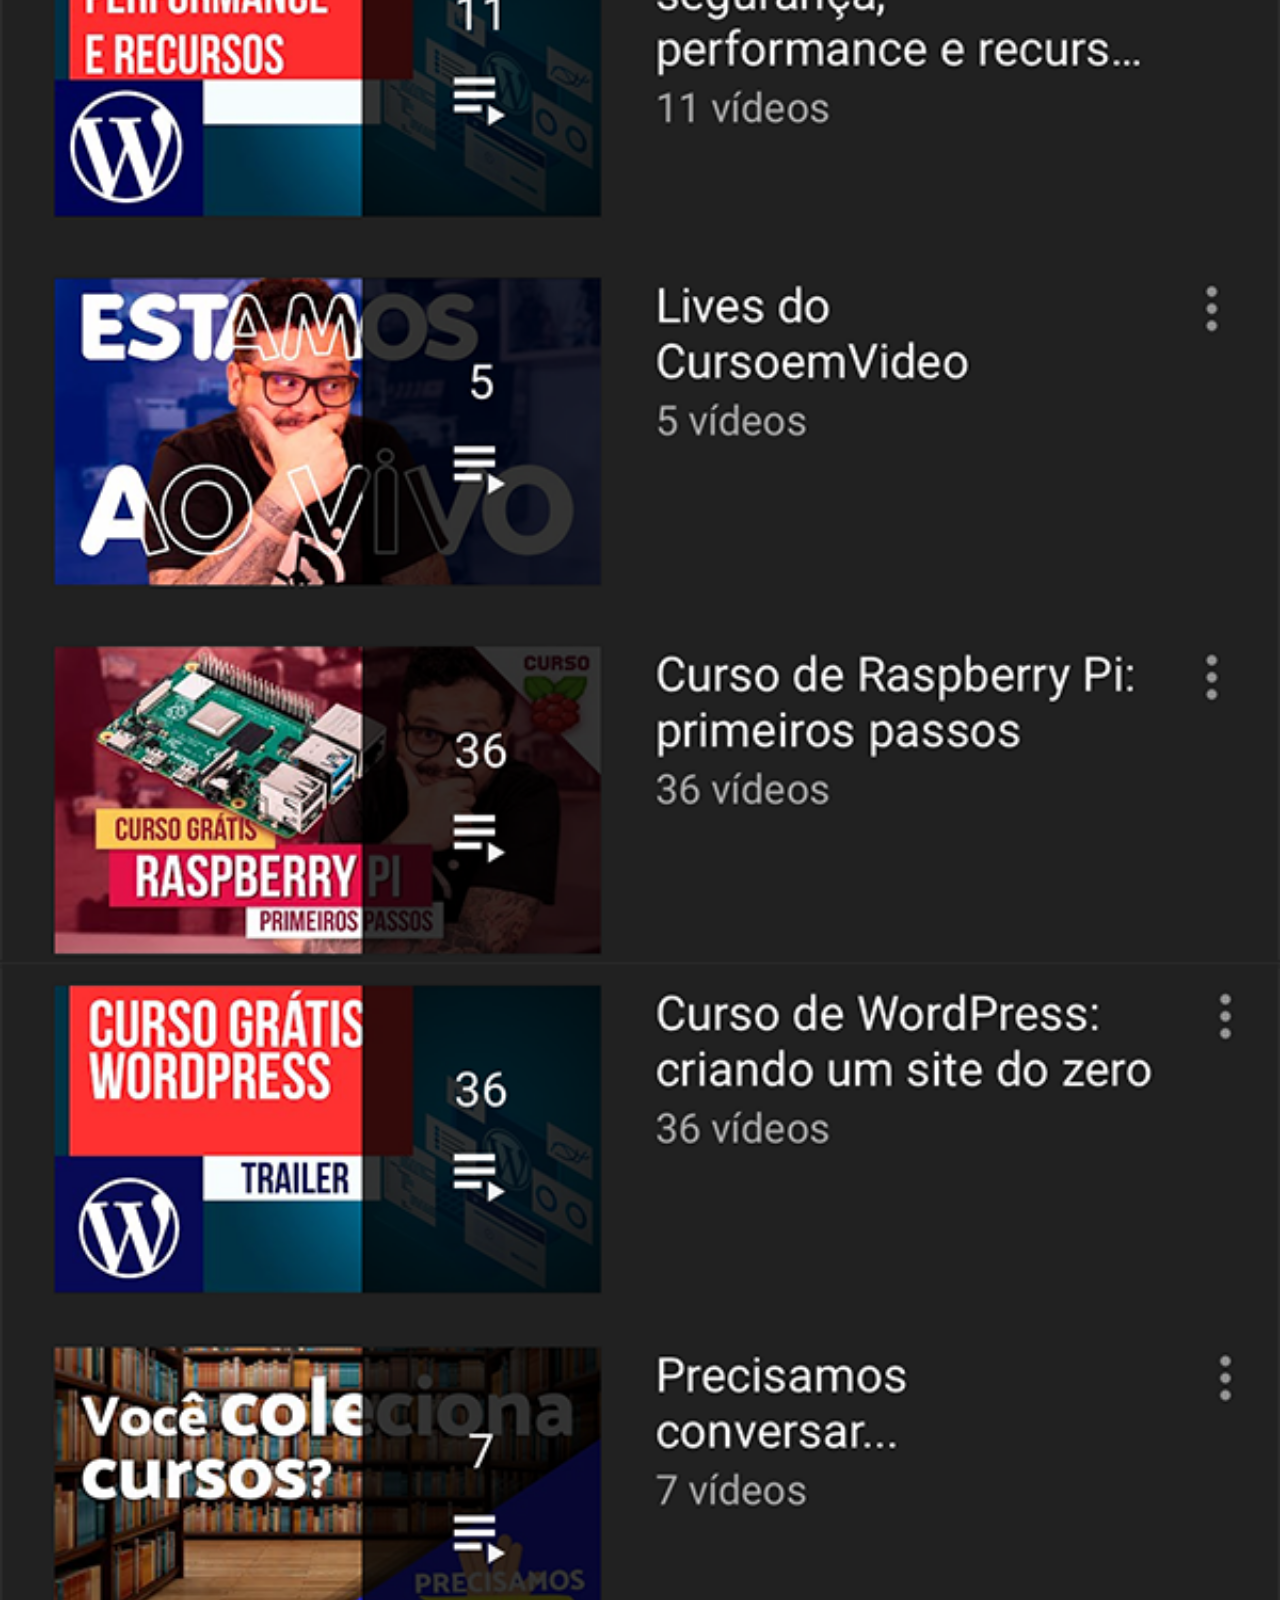
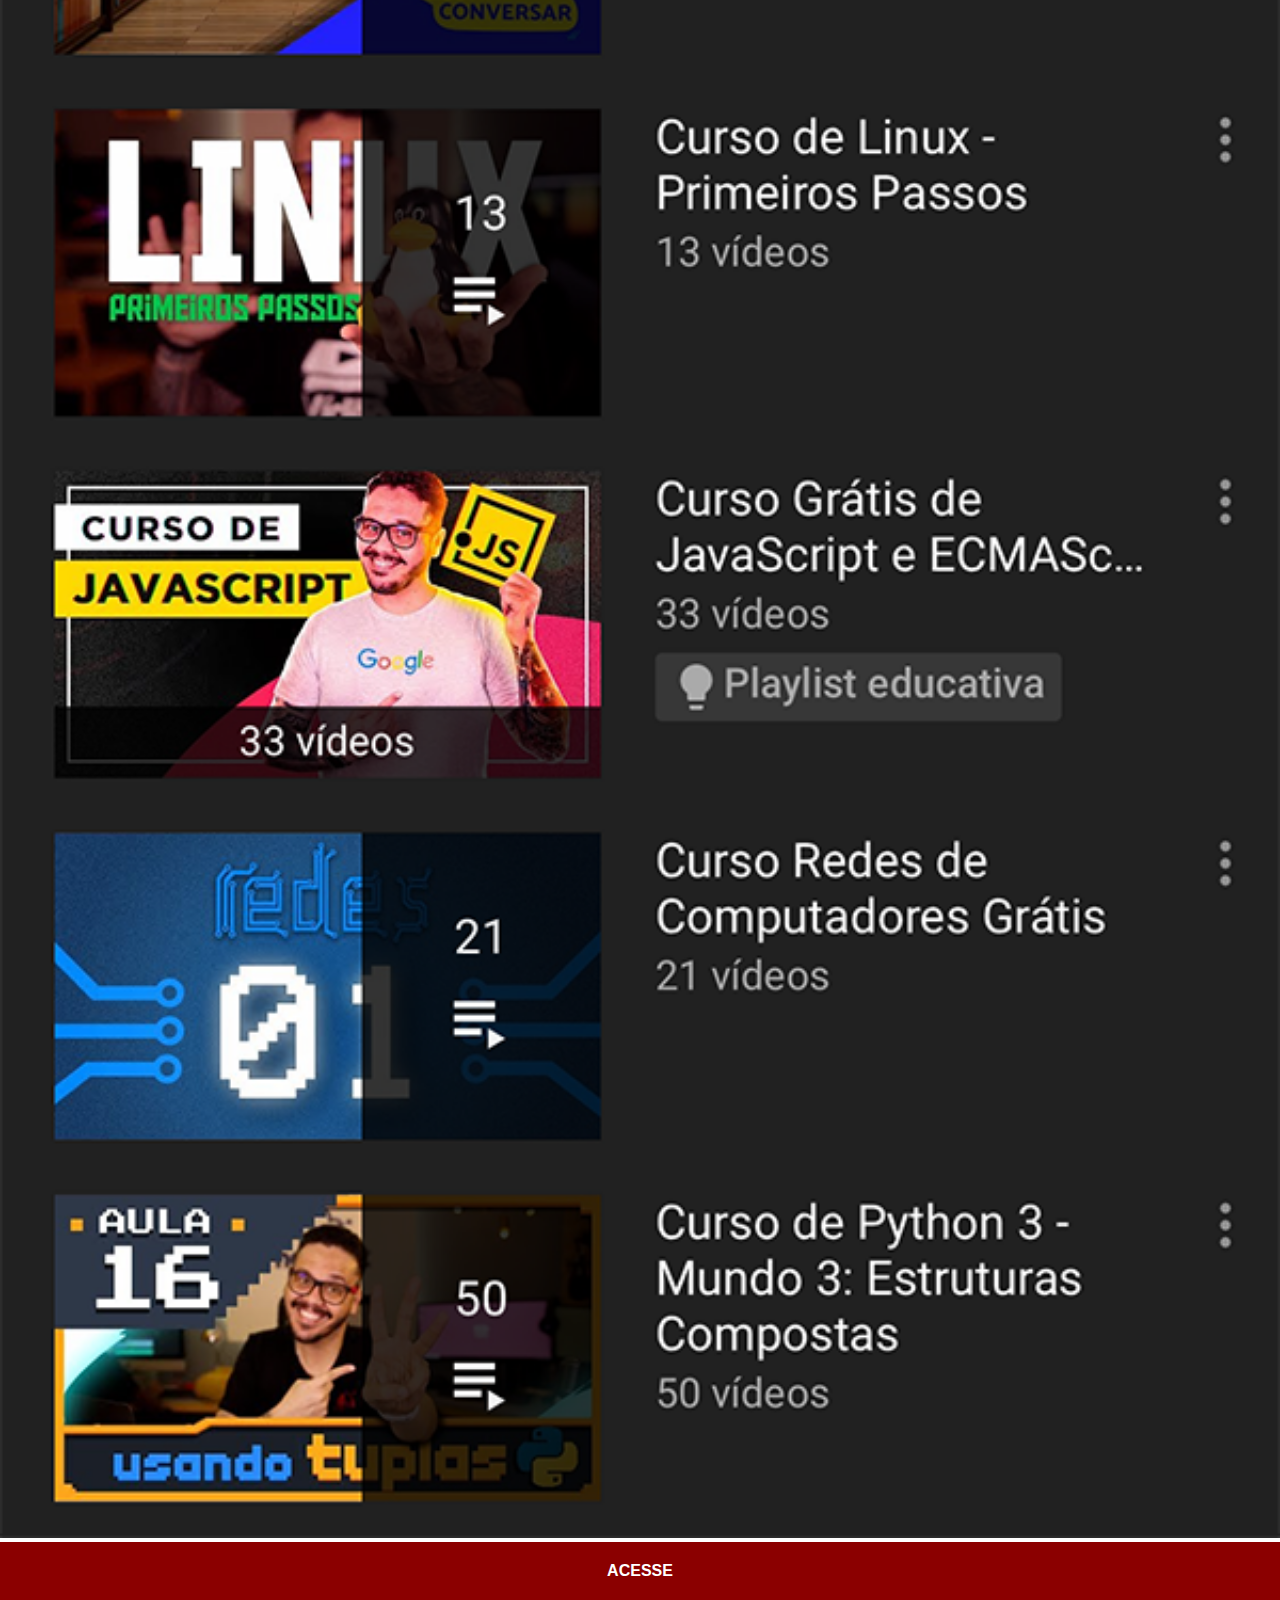
<file: youtube.html>
<!DOCTYPE html>
<html lang="pt-br">
<head>
    <meta charset="UTF-8">
    <meta http-equiv="X-UA-Compatible" content="IE=edge">
    <meta name="viewport" content="width=device-width, initial-scale=1.0">
    <title>YouTube</title>
    <link rel="stylesheet" href="estilos/social.css">
</head>
<body>
    <img src="imagens/tela-youtube.png" alt="YouTube">
    <a href="https://www.youtube.com/user/cursosemvideo/playlists" target="_blank">ACESSE</a>    
</body>
</html>
</file>
<file: estilos/style.css>
@charset "UTF-8";

*{
    margin: 0px;
    padding: 0px;
    font-family: Arial, Helvetica, sans-serif;
}

html, body{
    height: 100vh; 
    width: 100vw;
    background: url('../imagens/fundo-madeira.jpg') no-repeat top center;
    background-size: cover;
    background-attachment: fixed;
}

main{
    position: relative; 
    height: 100vh;
}

section#telefone {
    position: absolute;
    top: 50%;
    left: 50%;
    transform: translate(-50%, -50%);

    height: 627px;
    width: 311px; 
    background: url('../imagens/frame-iphone.png') no-repeat;
}

iframe#tela {
    position: relative;
    top: 80px;
    left: 22px;
    width: 267px;
    height: 471px;
}

section#redes-sociais {
    text-align: right;
}

section#redes-sociais img {
    width: 50px;
    margin: 10px;
    border-radius: 50px;
    box-shadow: 2px 2px 5px rgb(0, 0, 0.400);
    box-sizing: border-box;
}

section#redes-sociais img:hover {
    border: 2px solid rgba(255, 255, 255, 0.600);
    transform: translate(-3px, -3px);
    box-shadow: 5px 5px 10px rgb(0, 0, 0.620);
    transition: trasform .3s, border .3s;
}
</file>
<file: estilos/social.css>
@charset "UTF-8";

*{
    margin: 0px;
    padding: 0px;
    font-family: Arial, Helvetica, sans-serif;
}

::-webkit-scrollbar { 
    width: 0px;
    height: 0px;
}

img {
    width: 100vw;
}

a {
    display: block;
    background-color: darkred;
    color: white;
    padding: 20px;
    text-align: center;
    font-weight: bolder;
    text-decoration: none;
}

a:hover {
    background-color: red;
}
</file>
